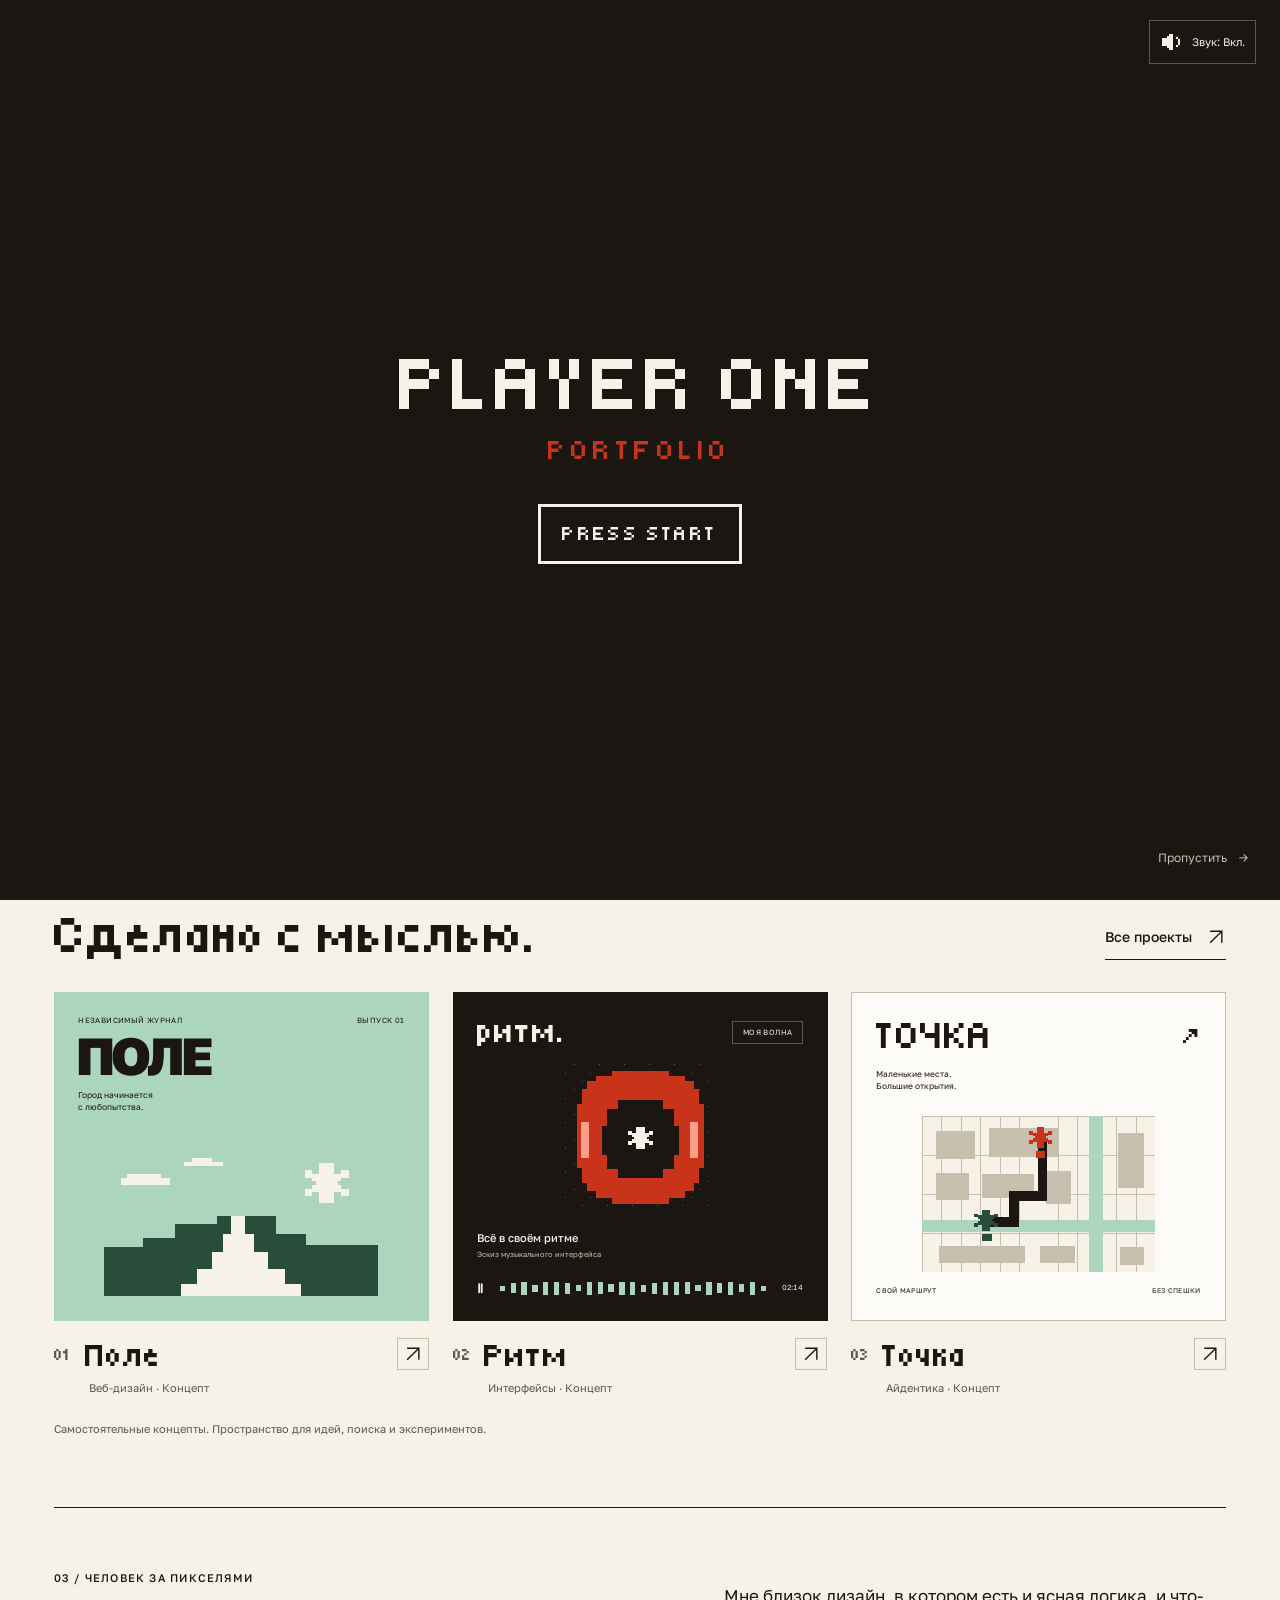
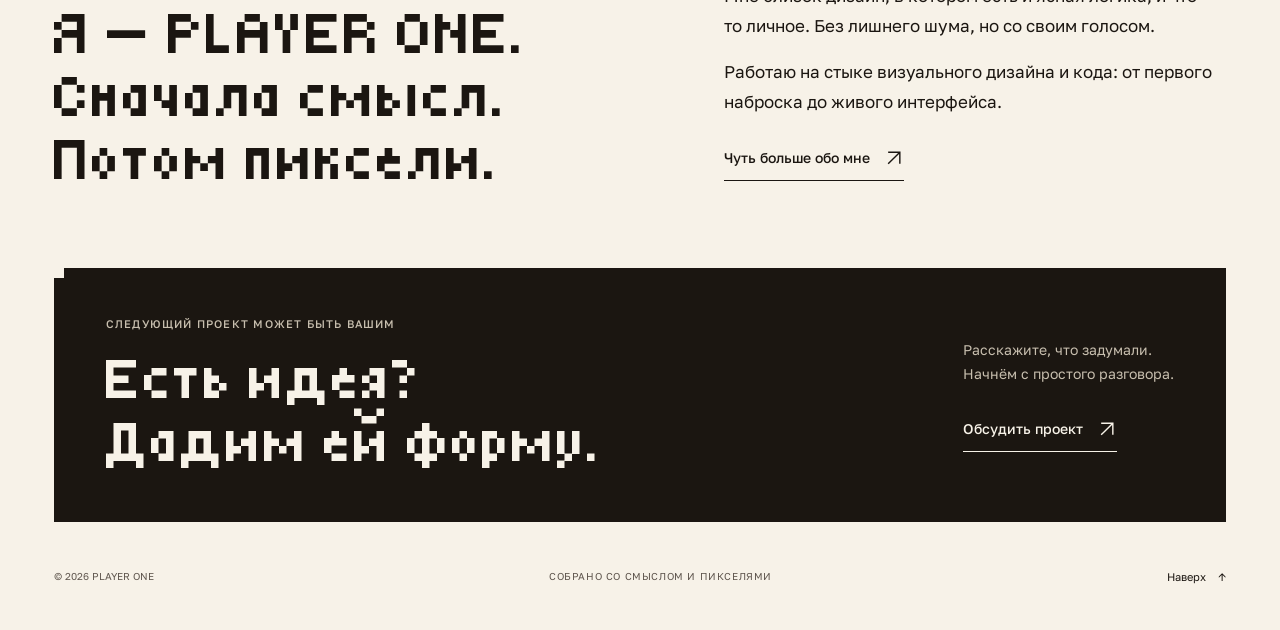
<file: index.html>
<!doctype html>
<html lang="ru">
  <head>
    <meta charset="utf-8" />
    <meta name="viewport" content="width=device-width,initial-scale=1" />
    <meta name="theme-color" content="oklch(0.963 0.015 85)" />
    <meta
      name="description"
      content="PLAYER ONE — независимый цифровой дизайнер и креативный разработчик. Авторские концепты сайтов, интерфейсов и визуальных систем."
    />
    <title>Дизайн с характером — PLAYER ONE</title>
    <link
      rel="preload"
      href="assets/fonts/tiny5.ttf"
      as="font"
      type="font/ttf"
      crossorigin
    />
    <link rel="icon" href="assets/favicon.ico" sizes="any" />
    <link rel="icon" href="assets/favicon.svg" type="image/svg+xml" />
    <link rel="stylesheet" href="styles.css" />
    <script>
      (() => {
        const root = document.documentElement;
        try {
          if (sessionStorage.getItem("player-one-intro-seen") === "1") return;
        } catch {}
        root.classList.add("intro-pending");
        window.playerOneIntroFallback = setTimeout(
          () => root.classList.remove("intro-pending"),
          3000,
        );
      })();
    </script>
    <script src="app.js" defer></script>
  </head>
  <body>
    <dialog
      class="site-intro"
      id="site-intro"
      aria-labelledby="site-intro-title"
      data-od-id="site-intro"
    >
      <button
        class="sound-toggle"
        type="button"
        data-sound-toggle
        aria-label="Звук сайта"
        aria-pressed="true"
        hidden
        data-od-id="intro-sound-toggle"
      >
        <svg class="sound-icon" viewBox="0 0 24 24" aria-hidden="true">
          <path d="M2 8h5V6h2V4h4v16H9v-2H7v-2H2z" />
          <path class="sound-waves" d="M16 7h2v2h2v6h-2v2h-2v-2h2V9h-2z" />
          <path
            class="sound-off"
            d="M16 7h2v2h2V7h2v4h-2v2h2v4h-2v-2h-2v2h-2v-4h2v-2h-2z"
          /></svg
        ><span class="sound-label">Звук: Вкл.</span>
      </button>
      <div class="site-intro-content">
        <h2 class="site-intro-title" id="site-intro-title">PLAYER ONE</h2>
        <p class="site-intro-presents">PORTFOLIO</p>
        <button
          class="site-intro-start"
          type="button"
          aria-label="Войти на сайт со звуком"
          autofocus
          data-od-id="site-intro-start"
        >
          <span>PRESS START</span>
        </button>
      </div>
      <button
        class="site-intro-skip"
        type="button"
        data-od-id="site-intro-skip"
      >
        Пропустить <span aria-hidden="true">→</span>
      </button>
    </dialog>
    <a class="skip-link" href="#main" data-od-id="skip-to-content"
      >К содержанию</a
    >
    <div class="wrap">
      <header class="header" data-od-id="site-header">
        <a
          class="brand"
          href="index.html"
          aria-label="PLAYER ONE — главная"
          data-od-id="brand-home"
          ><svg class="brand-mark" viewBox="0 0 30 30" aria-hidden="true">
            <path d="M12 0h6v6h6v6h6v6h-6v6h-6v6h-6v-6H6v-6H0v-6h6V6h6z" /></svg
          ><span
            ><span class="brand-name">PLAYER ONE</span
            ><span class="brand-caption">ДИЗАЙНЕР / РАЗРАБОТЧИК</span></span
          ></a
        ><button
          class="menu-toggle"
          type="button"
          aria-label="Открыть меню"
          aria-expanded="false"
          aria-controls="mobile-nav-dialog"
          aria-haspopup="dialog"
          data-od-id="mobile-menu"
        >
          <span class="menu-icon" aria-hidden="true"></span>
        </button>
        <nav
          class="nav"
          id="main-nav"
          aria-label="Основная навигация"
          data-od-id="main-navigation"
        >
          <a href="index.html" aria-current="page" data-od-id="nav-index"
            >Главная</a
          ><a href="projects.html" data-od-id="nav-projects">Проекты</a
          ><a href="about.html" data-od-id="nav-about">Обо мне</a
          ><a href="contact.html" data-od-id="nav-contact">Контакт</a>
        </nav>
        <div class="header-tools">
          <div class="availability" data-od-id="availability">
            <span class="status-dot" aria-hidden="true"></span>Открыт к новым
            проектам
          </div>
          <button
            class="sound-toggle"
            type="button"
            data-sound-toggle
            aria-label="Звук сайта"
            aria-pressed="true"
            hidden
            data-od-id="header-sound-toggle"
          >
            <svg class="sound-icon" viewBox="0 0 24 24" aria-hidden="true">
              <path d="M2 8h5V6h2V4h4v16H9v-2H7v-2H2z" />
              <path class="sound-waves" d="M16 7h2v2h2v6h-2v2h-2v-2h2V9h-2z" />
              <path
                class="sound-off"
                d="M16 7h2v2h2V7h2v4h-2v2h2v4h-2v-2h-2v2h-2v-4h2v-2h-2z"
              /></svg
            ><span class="sound-label">Звук: Вкл.</span>
          </button>
        </div>
      </header>
    </div>
    <dialog
      class="mobile-menu"
      id="mobile-nav-dialog"
      aria-labelledby="mobile-nav-title"
      data-od-id="mobile-nav-panel"
    >
      <div class="mobile-menu-top">
        <div>
          <p class="mobile-menu-brand">
            <svg class="brand-mark" viewBox="0 0 30 30" aria-hidden="true">
              <path
                d="M12 0h6v6h6v6h6v6h-6v6h-6v6h-6v-6H6v-6H0v-6h6V6h6z"
              /></svg
            ><span>PLAYER ONE</span>
          </p>
          <h2 class="mobile-menu-title" id="mobile-nav-title">Меню</h2>
        </div>
        <button
          class="mobile-menu-close"
          type="button"
          aria-label="Закрыть меню"
          autofocus
          data-od-id="mobile-nav-close"
        >
          <svg viewBox="0 0 24 24" aria-hidden="true">
            <path
              d="M4 4h4v4H4zM16 4h4v4h-4zM8 8h8v8H8zM4 16h4v4H4zM16 16h4v4h-4z"
            />
          </svg>
        </button>
      </div>
      <nav
        class="mobile-menu-nav"
        aria-label="Основная навигация"
        data-od-id="mobile-navigation"
      >
        <a href="index.html" aria-current="page" data-od-id="mobile-nav-index"
          ><span class="mobile-menu-number" aria-hidden="true">01</span
          ><span>Главная</span
          ><svg class="arrow" viewBox="0 0 24 24" aria-hidden="true">
            <path d="M5 19 19 5M5 5h14v14" /></svg></a
        ><a href="projects.html" data-od-id="mobile-nav-projects"
          ><span class="mobile-menu-number" aria-hidden="true">02</span
          ><span>Проекты</span
          ><svg class="arrow" viewBox="0 0 24 24" aria-hidden="true">
            <path d="M5 19 19 5M5 5h14v14" /></svg></a
        ><a href="about.html" data-od-id="mobile-nav-about"
          ><span class="mobile-menu-number" aria-hidden="true">03</span
          ><span>Обо мне</span
          ><svg class="arrow" viewBox="0 0 24 24" aria-hidden="true">
            <path d="M5 19 19 5M5 5h14v14" /></svg></a
        ><a href="contact.html" data-od-id="mobile-nav-contact"
          ><span class="mobile-menu-number" aria-hidden="true">04</span
          ><span>Контакт</span
          ><svg class="arrow" viewBox="0 0 24 24" aria-hidden="true">
            <path d="M5 19 19 5M5 5h14v14" /></svg
        ></a>
      </nav>
      <div class="mobile-menu-footer">
        <p class="mobile-menu-status">
          <span class="status-dot" aria-hidden="true"></span>Открыт к новым
          проектам
        </p>
        <button
          class="sound-toggle"
          type="button"
          data-sound-toggle
          aria-label="Звук сайта"
          aria-pressed="true"
          hidden
          data-od-id="mobile-sound-toggle"
        >
          <svg class="sound-icon" viewBox="0 0 24 24" aria-hidden="true">
            <path d="M2 8h5V6h2V4h4v16H9v-2H7v-2H2z" />
            <path class="sound-waves" d="M16 7h2v2h2v6h-2v2h-2v-2h2V9h-2z" />
            <path
              class="sound-off"
              d="M16 7h2v2h2V7h2v4h-2v2h2v4h-2v-2h-2v2h-2v-4h2v-2h-2z"
            /></svg
          ><span class="sound-label">Звук: Вкл.</span>
        </button>
      </div>
    </dialog>
    <main id="main" tabindex="-1" class="wrap" data-od-id="index-page">
      <section class="hero" data-od-id="home-hero">
        <div class="hero-top">
          <p class="eyebrow">НЕЗАВИСИМЫЙ ДИЗАЙНЕР · PLAYER ONE</p>
          <span class="section-code">[01 / НАЧАЛО]</span>
        </div>
        <div class="hero-grid">
          <div>
            <h1 class="hero-title" data-od-id="hero-title">
              <span>Дизайн</span><span>с характером.</span>
            </h1>
            <p class="hero-copy">
              Создаю сайты, интерфейсы и цифровые штуки, которые хочется
              рассматривать — и&nbsp;удобно использовать.
            </p>
            <div class="hero-actions">
              <a class="primary" href="projects.html" data-od-id="view-projects"
                >Смотреть проекты
                <svg class="arrow" viewBox="0 0 24 24" aria-hidden="true">
                  <path d="M5 19 19 5M5 5h14v14" /></svg></a
              ><span class="hero-side-note"
                >ПИКСЕЛИ — В ДЕТАЛЯХ.<br />СМЫСЛ — В ОСНОВЕ.</span
              >
            </div>
          </div>
          <figure class="workstation" data-od-id="creative-workstation">
            <div class="desk-art">
              <img
                src="assets/workstation.png"
                width="320"
                height="250"
                alt="Авторский пиксельный рабочий стол: редактор на мониторе, лампа, блокноты, чашка и растение у окна"
              />
              <div class="screen-sleep" aria-hidden="true">z z z</div>
            </div>
            <figcaption class="desk-caption">
              <span>МОЙ МАЛЕНЬКИЙ ЦИФРОВОЙ МИР</span
              ><button
                class="desk-toggle"
                aria-pressed="false"
                data-od-id="desk-toggle"
              >
                <span class="power-dot" aria-hidden="true"></span
                ><span class="desk-toggle-label">Пауза на кофе</span>
              </button>
            </figcaption>
          </figure>
        </div>
        <div class="hero-bottom">
          <span
            ><span class="little-cross" aria-hidden="true">+</span>Веб-дизайн /
            Интерфейсы / Код</span
          ><span>Немного ретро. Вполне современно.</span>
        </div>
      </section>
      <section class="section" data-od-id="selected-projects">
        <div class="section-heading">
          <div>
            <div class="section-label">
              <span class="pixel">02</span>
              <p class="eyebrow">ИЗБРАННЫЕ ПРОЕКТЫ</p>
            </div>
            <h2 class="section-title" data-od-id="selected-projects-title">
              Сделано с мыслью.
            </h2>
          </div>
          <a class="link" href="projects.html" data-od-id="all-projects"
            >Все проекты
            <svg class="arrow" viewBox="0 0 24 24" aria-hidden="true">
              <path d="M5 19 19 5M5 5h14v14" /></svg
          ></a>
        </div>
        <div class="project-grid">
          <button
            class="project-card"
            data-project="field"
            data-od-id="home-project-field"
            aria-label="Открыть концепт «Поле»"
          >
            <div class="project-art art-field" data-od-id="home-field-visual">
              <div class="art-top">
                <span>НЕЗАВИСИМЫЙ ЖУРНАЛ</span><span>ВЫПУСК 01</span>
              </div>
              <div class="field-name">ПОЛЕ</div>
              <div class="field-tagline">
                Город начинается<br />с&nbsp;любопытства.
              </div>
              <img
                class="field-img"
                src="assets/field.png"
                width="224"
                height="128"
                alt="Пиксельный зелёный пейзаж с тропинкой"
              />
            </div>
            <div class="card-meta">
              <div>
                <h3 class="card-name" data-od-id="home-field-title">
                  <span class="card-number">01</span>Поле
                </h3>
                <p class="card-category">Веб-дизайн · Концепт</p>
              </div>
              <span class="card-arrow" aria-hidden="true"
                ><svg class="arrow" viewBox="0 0 24 24" aria-hidden="true">
                  <path d="M5 19 19 5M5 5h14v14" /></svg
              ></span>
            </div></button
          ><button
            class="project-card"
            data-project="rhythm"
            data-od-id="home-project-rhythm"
            aria-label="Открыть концепт «Ритм»"
          >
            <div class="project-art art-rhythm" data-od-id="home-rhythm-visual">
              <div class="rhythm-head">
                <span class="rhythm-name">ритм.</span
                ><span class="rhythm-mode">МОЯ ВОЛНА</span>
              </div>
              <img
                class="record"
                src="assets/rhythm.png"
                width="160"
                height="160"
                alt="Авторская пиксельная обложка с киноварной пластинкой"
              />
              <div class="track-name">Всё в своём ритме</div>
              <div class="track-sub">Эскиз музыкального интерфейса</div>
              <div class="player-line" aria-hidden="true">
                <span class="pause">Ⅱ</span
                ><span class="waveform"
                  ><i style="--h: 8px"></i><i style="--h: 17px"></i
                  ><i style="--h: 27px"></i><i style="--h: 12px"></i
                  ><i style="--h: 23px"></i><i style="--h: 32px"></i
                  ><i style="--h: 18px"></i><i style="--h: 10px"></i
                  ><i style="--h: 28px"></i><i style="--h: 20px"></i
                  ><i style="--h: 14px"></i><i style="--h: 30px"></i
                  ><i style="--h: 24px"></i><i style="--h: 12px"></i
                  ><i style="--h: 18px"></i><i style="--h: 26px"></i
                  ><i style="--h: 32px"></i><i style="--h: 20px"></i
                  ><i style="--h: 10px"></i><i style="--h: 24px"></i
                  ><i style="--h: 17px"></i><i style="--h: 29px"></i
                  ><i style="--h: 13px"></i><i style="--h: 22px"></i
                  ><i style="--h: 9px"></i></span
                ><span class="player-time">02:14</span>
              </div>
            </div>
            <div class="card-meta">
              <div>
                <h3 class="card-name" data-od-id="home-rhythm-title">
                  <span class="card-number">02</span>Ритм
                </h3>
                <p class="card-category">Интерфейсы · Концепт</p>
              </div>
              <span class="card-arrow" aria-hidden="true"
                ><svg class="arrow" viewBox="0 0 24 24" aria-hidden="true">
                  <path d="M5 19 19 5M5 5h14v14" /></svg
              ></span>
            </div></button
          ><button
            class="project-card"
            data-project="places"
            data-od-id="home-project-places"
            aria-label="Открыть концепт «Точка»"
          >
            <div class="project-art art-places" data-od-id="home-places-visual">
              <div class="places-head">
                <span class="places-name">ТОЧКА</span
                ><span class="places-index">↗</span>
              </div>
              <div class="map-caption">
                Маленькие места.<br />Большие открытия.
              </div>
              <img
                class="places-map"
                src="assets/places.png"
                width="240"
                height="160"
                alt="Условная пиксельная карта с маршрутом между двумя точками"
              />
              <div class="places-footer">
                <span>СВОЙ МАРШРУТ</span><span>БЕЗ СПЕШКИ</span>
              </div>
            </div>
            <div class="card-meta">
              <div>
                <h3 class="card-name" data-od-id="home-places-title">
                  <span class="card-number">03</span>Точка
                </h3>
                <p class="card-category">Айдентика · Концепт</p>
              </div>
              <span class="card-arrow" aria-hidden="true"
                ><svg class="arrow" viewBox="0 0 24 24" aria-hidden="true">
                  <path d="M5 19 19 5M5 5h14v14" /></svg
              ></span>
            </div>
          </button>
        </div>
        <p class="concept-line">
          Самостоятельные концепты. Пространство для идей, поиска и
          экспериментов.
        </p>
      </section>
      <section class="intro" data-od-id="home-introduction">
        <div>
          <p class="eyebrow">03 / ЧЕЛОВЕК ЗА ПИКСЕЛЯМИ</p>
          <h2 class="intro-title" data-od-id="intro-title">
            Я — PLAYER ONE.<br />Сначала смысл.<br />Потом пиксели.
          </h2>
        </div>
        <div class="intro-copy">
          <p>
            Мне близок дизайн, в котором есть и ясная логика, и&nbsp;что-то
            личное. Без лишнего шума, но&nbsp;со&nbsp;своим голосом.
          </p>
          <p>
            Работаю на стыке визуального дизайна и&nbsp;кода: от&nbsp;первого
            наброска до&nbsp;живого интерфейса.
          </p>
          <a class="link" href="about.html" data-od-id="more-about"
            >Чуть больше обо мне
            <svg class="arrow" viewBox="0 0 24 24" aria-hidden="true">
              <path d="M5 19 19 5M5 5h14v14" /></svg
          ></a>
        </div>
      </section>
      <section class="contact-band" data-od-id="contact-invitation">
        <div>
          <p class="eyebrow">СЛЕДУЮЩИЙ ПРОЕКТ МОЖЕТ БЫТЬ ВАШИМ</p>
          <h2 data-od-id="contact-invitation-title">
            Есть идея?<br />Дадим ей форму.
          </h2>
        </div>
        <div class="contact-band-copy">
          <p>Расскажите, что задумали.<br />Начнём с простого разговора.</p>
          <a
            class="link"
            href="contact.html"
            data-od-id="contact-invitation-link"
            >Обсудить проект
            <svg class="arrow" viewBox="0 0 24 24" aria-hidden="true">
              <path d="M5 19 19 5M5 5h14v14" /></svg
          ></a>
        </div>
      </section>
    </main>
    <footer class="footer wrap" data-od-id="site-footer">
      <span>© 2026 PLAYER ONE</span
      ><span class="footer-center">СОБРАНО СО СМЫСЛОМ И ПИКСЕЛЯМИ</span
      ><button class="back-top" data-od-id="back-to-top">
        Наверх <span aria-hidden="true">↑</span>
      </button>
    </footer>
    <dialog
      class="dialog"
      id="project-dialog"
      aria-labelledby="dialog-title"
      data-od-id="project-detail"
    >
      <div class="dialog-top">
        <span class="eyebrow" id="dialog-label">АВТОРСКИЙ КОНЦЕПТ</span
        ><button
          class="dialog-close"
          aria-label="Закрыть проект"
          autofocus
          data-od-id="close-project"
        >
          ×
        </button>
      </div>
      <div class="dialog-content" id="dialog-content"></div>
    </dialog>
  </body>
</html>
</file>
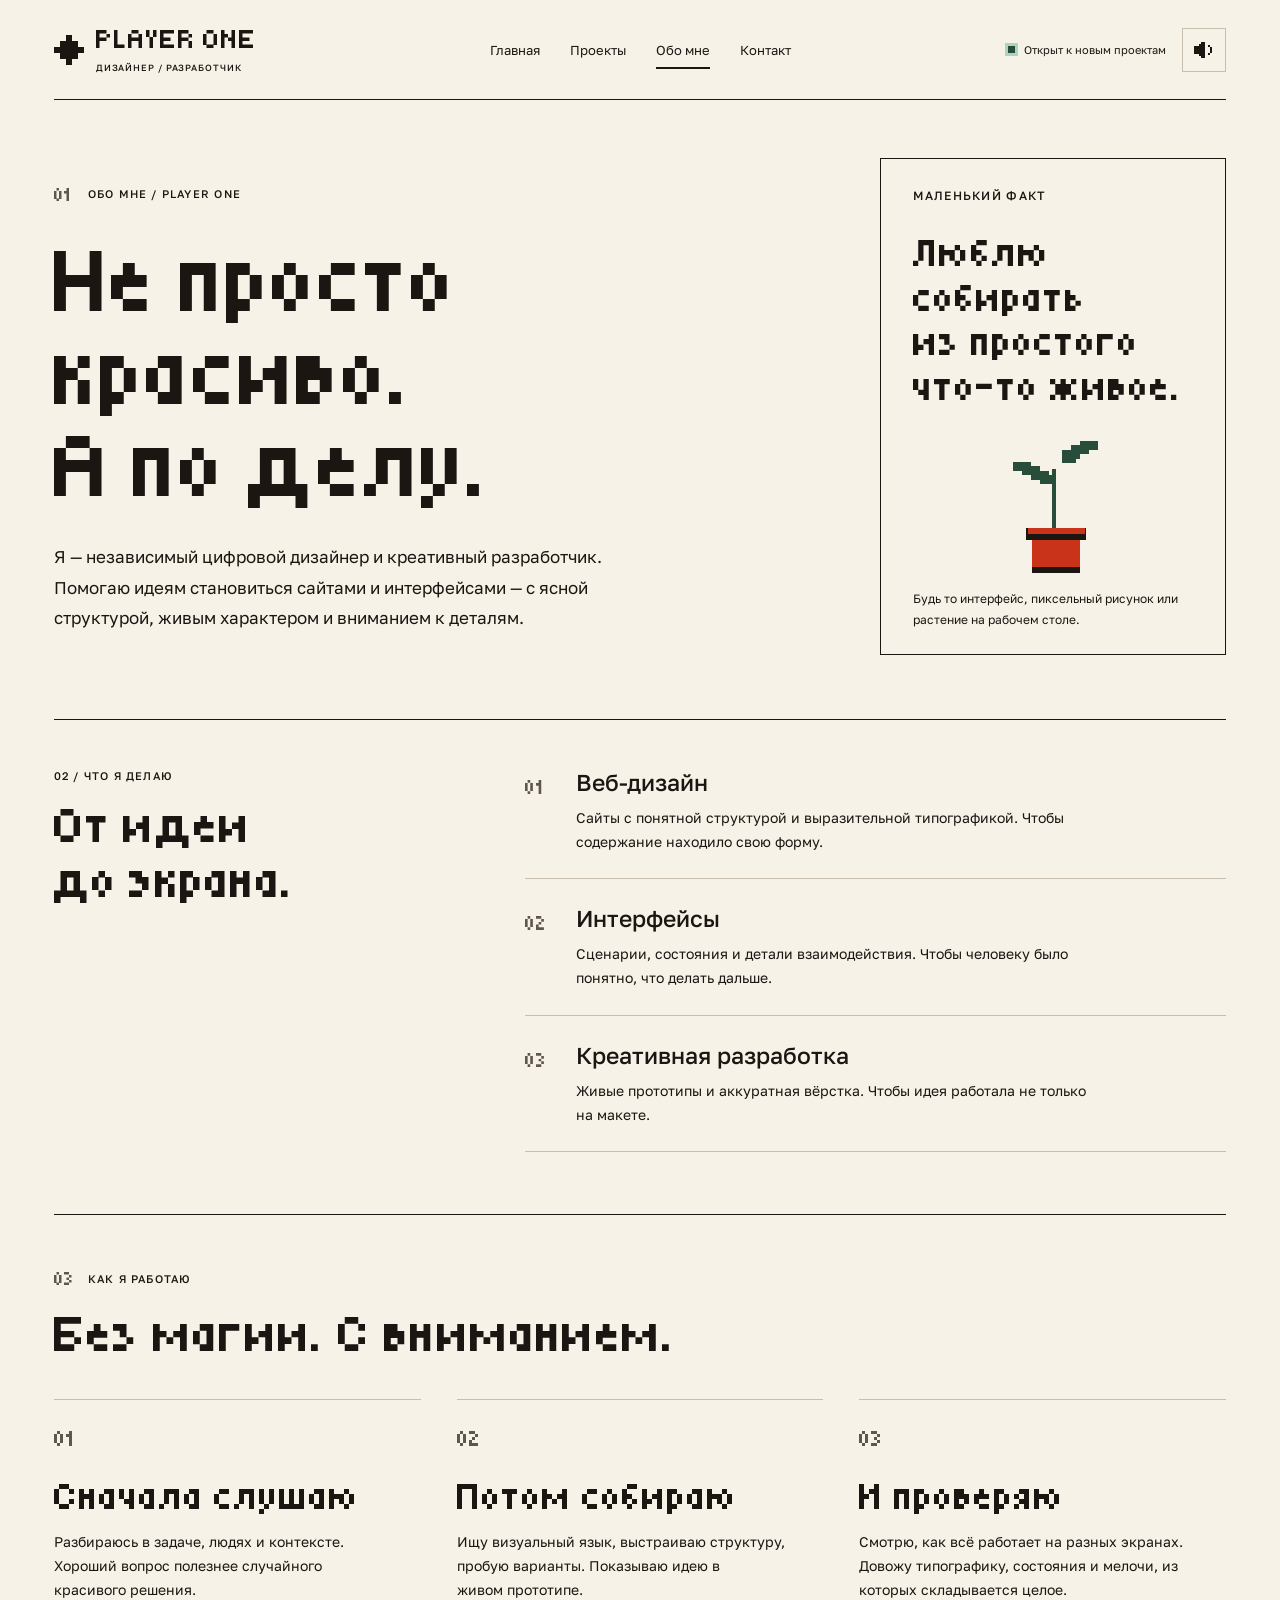
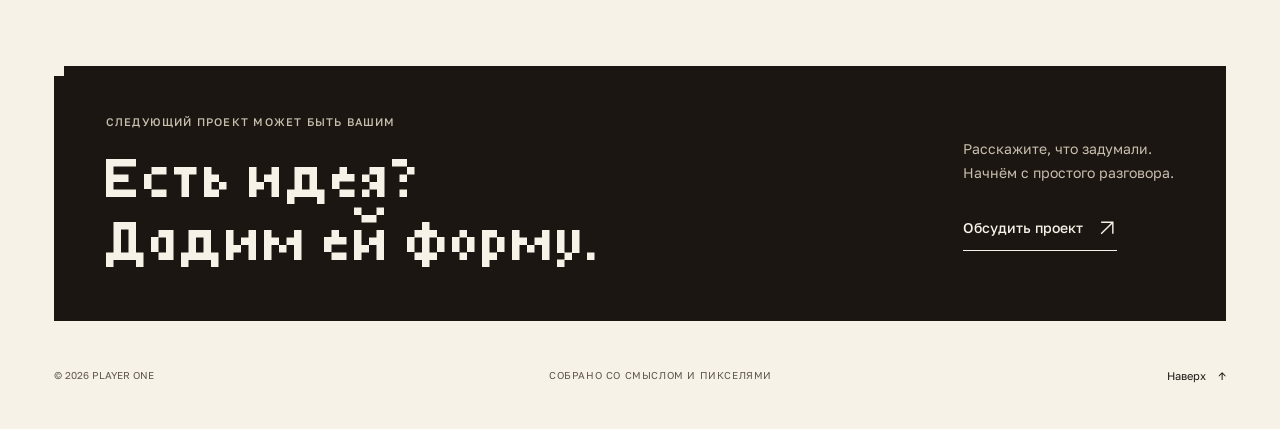
<file: about.html>
<!doctype html>
<html lang="ru">
  <head>
    <meta charset="utf-8" />
    <meta name="viewport" content="width=device-width,initial-scale=1" />
    <meta name="theme-color" content="oklch(0.963 0.015 85)" />
    <meta
      name="description"
      content="PLAYER ONE — независимый цифровой дизайнер и креативный разработчик. Авторские концепты сайтов, интерфейсов и визуальных систем."
    />
    <title>Обо мне — PLAYER ONE</title>
    <link
      rel="preload"
      href="assets/fonts/tiny5.ttf"
      as="font"
      type="font/ttf"
      crossorigin
    />
    <link rel="icon" href="assets/favicon.ico" sizes="any" />
    <link rel="icon" href="assets/favicon.svg" type="image/svg+xml" />
    <link rel="stylesheet" href="styles.css" />
    <script src="app.js" defer></script>
  </head>
  <body>
    <a class="skip-link" href="#main" data-od-id="skip-to-content"
      >К содержанию</a
    >
    <div class="wrap">
      <header class="header" data-od-id="site-header">
        <a
          class="brand"
          href="index.html"
          aria-label="PLAYER ONE — главная"
          data-od-id="brand-home"
          ><svg class="brand-mark" viewBox="0 0 30 30" aria-hidden="true">
            <path d="M12 0h6v6h6v6h6v6h-6v6h-6v6h-6v-6H6v-6H0v-6h6V6h6z" /></svg
          ><span
            ><span class="brand-name">PLAYER ONE</span
            ><span class="brand-caption">ДИЗАЙНЕР / РАЗРАБОТЧИК</span></span
          ></a
        ><button
          class="menu-toggle"
          type="button"
          aria-label="Открыть меню"
          aria-expanded="false"
          aria-controls="mobile-nav-dialog"
          aria-haspopup="dialog"
          data-od-id="mobile-menu"
        >
          <span class="menu-icon" aria-hidden="true"></span>
        </button>
        <nav
          class="nav"
          id="main-nav"
          aria-label="Основная навигация"
          data-od-id="main-navigation"
        >
          <a href="index.html" data-od-id="nav-index">Главная</a
          ><a href="projects.html" data-od-id="nav-projects">Проекты</a
          ><a href="about.html" aria-current="page" data-od-id="nav-about"
            >Обо мне</a
          ><a href="contact.html" data-od-id="nav-contact">Контакт</a>
        </nav>
        <div class="header-tools">
          <div class="availability" data-od-id="availability">
            <span class="status-dot" aria-hidden="true"></span>Открыт к новым
            проектам
          </div>
          <button
            class="sound-toggle"
            type="button"
            data-sound-toggle
            aria-label="Звук сайта"
            aria-pressed="true"
            hidden
            data-od-id="header-sound-toggle"
          >
            <svg class="sound-icon" viewBox="0 0 24 24" aria-hidden="true">
              <path d="M2 8h5V6h2V4h4v16H9v-2H7v-2H2z" />
              <path class="sound-waves" d="M16 7h2v2h2v6h-2v2h-2v-2h2V9h-2z" />
              <path
                class="sound-off"
                d="M16 7h2v2h2V7h2v4h-2v2h2v4h-2v-2h-2v2h-2v-4h2v-2h-2z"
              /></svg
            ><span class="sound-label">Звук: Вкл.</span>
          </button>
        </div>
      </header>
    </div>
    <dialog
      class="mobile-menu"
      id="mobile-nav-dialog"
      aria-labelledby="mobile-nav-title"
      data-od-id="mobile-nav-panel"
    >
      <div class="mobile-menu-top">
        <div>
          <p class="mobile-menu-brand">
            <svg class="brand-mark" viewBox="0 0 30 30" aria-hidden="true">
              <path
                d="M12 0h6v6h6v6h6v6h-6v6h-6v6h-6v-6H6v-6H0v-6h6V6h6z"
              /></svg
            ><span>PLAYER ONE</span>
          </p>
          <h2 class="mobile-menu-title" id="mobile-nav-title">Меню</h2>
        </div>
        <button
          class="mobile-menu-close"
          type="button"
          aria-label="Закрыть меню"
          autofocus
          data-od-id="mobile-nav-close"
        >
          <svg viewBox="0 0 24 24" aria-hidden="true">
            <path
              d="M4 4h4v4H4zM16 4h4v4h-4zM8 8h8v8H8zM4 16h4v4H4zM16 16h4v4h-4z"
            />
          </svg>
        </button>
      </div>
      <nav
        class="mobile-menu-nav"
        aria-label="Основная навигация"
        data-od-id="mobile-navigation"
      >
        <a href="index.html" data-od-id="mobile-nav-index"
          ><span class="mobile-menu-number" aria-hidden="true">01</span
          ><span>Главная</span
          ><svg class="arrow" viewBox="0 0 24 24" aria-hidden="true">
            <path d="M5 19 19 5M5 5h14v14" /></svg></a
        ><a href="projects.html" data-od-id="mobile-nav-projects"
          ><span class="mobile-menu-number" aria-hidden="true">02</span
          ><span>Проекты</span
          ><svg class="arrow" viewBox="0 0 24 24" aria-hidden="true">
            <path d="M5 19 19 5M5 5h14v14" /></svg></a
        ><a href="about.html" aria-current="page" data-od-id="mobile-nav-about"
          ><span class="mobile-menu-number" aria-hidden="true">03</span
          ><span>Обо мне</span
          ><svg class="arrow" viewBox="0 0 24 24" aria-hidden="true">
            <path d="M5 19 19 5M5 5h14v14" /></svg></a
        ><a href="contact.html" data-od-id="mobile-nav-contact"
          ><span class="mobile-menu-number" aria-hidden="true">04</span
          ><span>Контакт</span
          ><svg class="arrow" viewBox="0 0 24 24" aria-hidden="true">
            <path d="M5 19 19 5M5 5h14v14" /></svg
        ></a>
      </nav>
      <div class="mobile-menu-footer">
        <p class="mobile-menu-status">
          <span class="status-dot" aria-hidden="true"></span>Открыт к новым
          проектам
        </p>
        <button
          class="sound-toggle"
          type="button"
          data-sound-toggle
          aria-label="Звук сайта"
          aria-pressed="true"
          hidden
          data-od-id="mobile-sound-toggle"
        >
          <svg class="sound-icon" viewBox="0 0 24 24" aria-hidden="true">
            <path d="M2 8h5V6h2V4h4v16H9v-2H7v-2H2z" />
            <path class="sound-waves" d="M16 7h2v2h2v6h-2v2h-2v-2h2V9h-2z" />
            <path
              class="sound-off"
              d="M16 7h2v2h2V7h2v4h-2v2h2v4h-2v-2h-2v2h-2v-4h2v-2h-2z"
            /></svg
          ><span class="sound-label">Звук: Вкл.</span>
        </button>
      </div>
    </dialog>
    <main id="main" tabindex="-1" class="wrap" data-od-id="about-page">
      <section class="about-top" data-od-id="about-introduction">
        <div>
          <div class="section-label">
            <span class="pixel">01</span>
            <p class="eyebrow">ОБО МНЕ / PLAYER ONE</p>
          </div>
          <h1 class="page-title" data-od-id="about-title">
            Не просто<br />красиво.<br />А по делу.
          </h1>
          <p class="about-lead">
            Я — независимый цифровой дизайнер и&nbsp;креативный разработчик.
            Помогаю идеям становиться сайтами и&nbsp;интерфейсами — с&nbsp;ясной
            структурой, живым характером и&nbsp;вниманием к&nbsp;деталям.
          </p>
        </div>
        <aside class="about-note" data-od-id="personal-note">
          <p class="eyebrow">МАЛЕНЬКИЙ ФАКТ</p>
          <h2 data-od-id="personal-note-title">
            Люблю собирать<br />из простого<br />что-то живое.
          </h2>
          <img
            src="assets/plant.png"
            width="80"
            height="100"
            alt="Пиксельное растение в киноварном горшке"
          />
          <p>
            Будь то интерфейс, пиксельный рисунок или растение на&nbsp;рабочем
            столе.
          </p>
        </aside>
      </section>
      <section class="expertise" data-od-id="specialties">
        <div>
          <p class="eyebrow">02 / ЧТО Я ДЕЛАЮ</p>
          <h2 class="section-title" data-od-id="specialties-title">
            От идеи<br />до экрана.
          </h2>
        </div>
        <div>
          <article class="expertise-item" data-od-id="specialty-01">
            <span class="pixel">01</span>
            <div>
              <h3 data-od-id="specialty-01-title">Веб-дизайн</h3>
              <p>
                Сайты с понятной структурой и выразительной типографикой. Чтобы
                содержание находило свою форму.
              </p>
            </div>
          </article>
          <article class="expertise-item" data-od-id="specialty-02">
            <span class="pixel">02</span>
            <div>
              <h3 data-od-id="specialty-02-title">Интерфейсы</h3>
              <p>
                Сценарии, состояния и детали взаимодействия. Чтобы человеку было
                понятно, что делать дальше.
              </p>
            </div>
          </article>
          <article class="expertise-item" data-od-id="specialty-03">
            <span class="pixel">03</span>
            <div>
              <h3 data-od-id="specialty-03-title">Креативная разработка</h3>
              <p>
                Живые прототипы и аккуратная вёрстка. Чтобы идея работала не
                только на макете.
              </p>
            </div>
          </article>
        </div>
      </section>
      <section class="process" data-od-id="creative-process">
        <div class="section-label">
          <span class="pixel">03</span>
          <p class="eyebrow">КАК Я РАБОТАЮ</p>
        </div>
        <h2 class="section-title" data-od-id="process-title">
          Без магии. С вниманием.
        </h2>
        <div class="process-grid">
          <article class="process-step" data-od-id="process-01">
            <span class="pixel">01</span>
            <h3 data-od-id="process-01-title">Сначала слушаю</h3>
            <p>
              Разбираюсь в задаче, людях и контексте. Хороший вопрос полезнее
              случайного красивого решения.
            </p>
          </article>
          <article class="process-step" data-od-id="process-02">
            <span class="pixel">02</span>
            <h3 data-od-id="process-02-title">Потом собираю</h3>
            <p>
              Ищу визуальный язык, выстраиваю структуру, пробую варианты.
              Показываю идею в живом прототипе.
            </p>
          </article>
          <article class="process-step" data-od-id="process-03">
            <span class="pixel">03</span>
            <h3 data-od-id="process-03-title">И проверяю</h3>
            <p>
              Смотрю, как всё работает на разных экранах. Довожу типографику,
              состояния и мелочи, из которых складывается целое.
            </p>
          </article>
        </div>
      </section>
      <section class="contact-band" data-od-id="about-contact-invitation">
        <div>
          <p class="eyebrow">СЛЕДУЮЩИЙ ПРОЕКТ МОЖЕТ БЫТЬ ВАШИМ</p>
          <h2 data-od-id="about-contact-invitation-title">
            Есть идея?<br />Дадим ей форму.
          </h2>
        </div>
        <div class="contact-band-copy">
          <p>Расскажите, что задумали.<br />Начнём с простого разговора.</p>
          <a
            class="link"
            href="contact.html"
            data-od-id="about-contact-invitation-link"
            >Обсудить проект
            <svg class="arrow" viewBox="0 0 24 24" aria-hidden="true">
              <path d="M5 19 19 5M5 5h14v14" /></svg
          ></a>
        </div>
      </section>
    </main>
    <footer class="footer wrap" data-od-id="site-footer">
      <span>© 2026 PLAYER ONE</span
      ><span class="footer-center">СОБРАНО СО СМЫСЛОМ И ПИКСЕЛЯМИ</span
      ><button class="back-top" data-od-id="back-to-top">
        Наверх <span aria-hidden="true">↑</span>
      </button>
    </footer>
  </body>
</html>
</file>
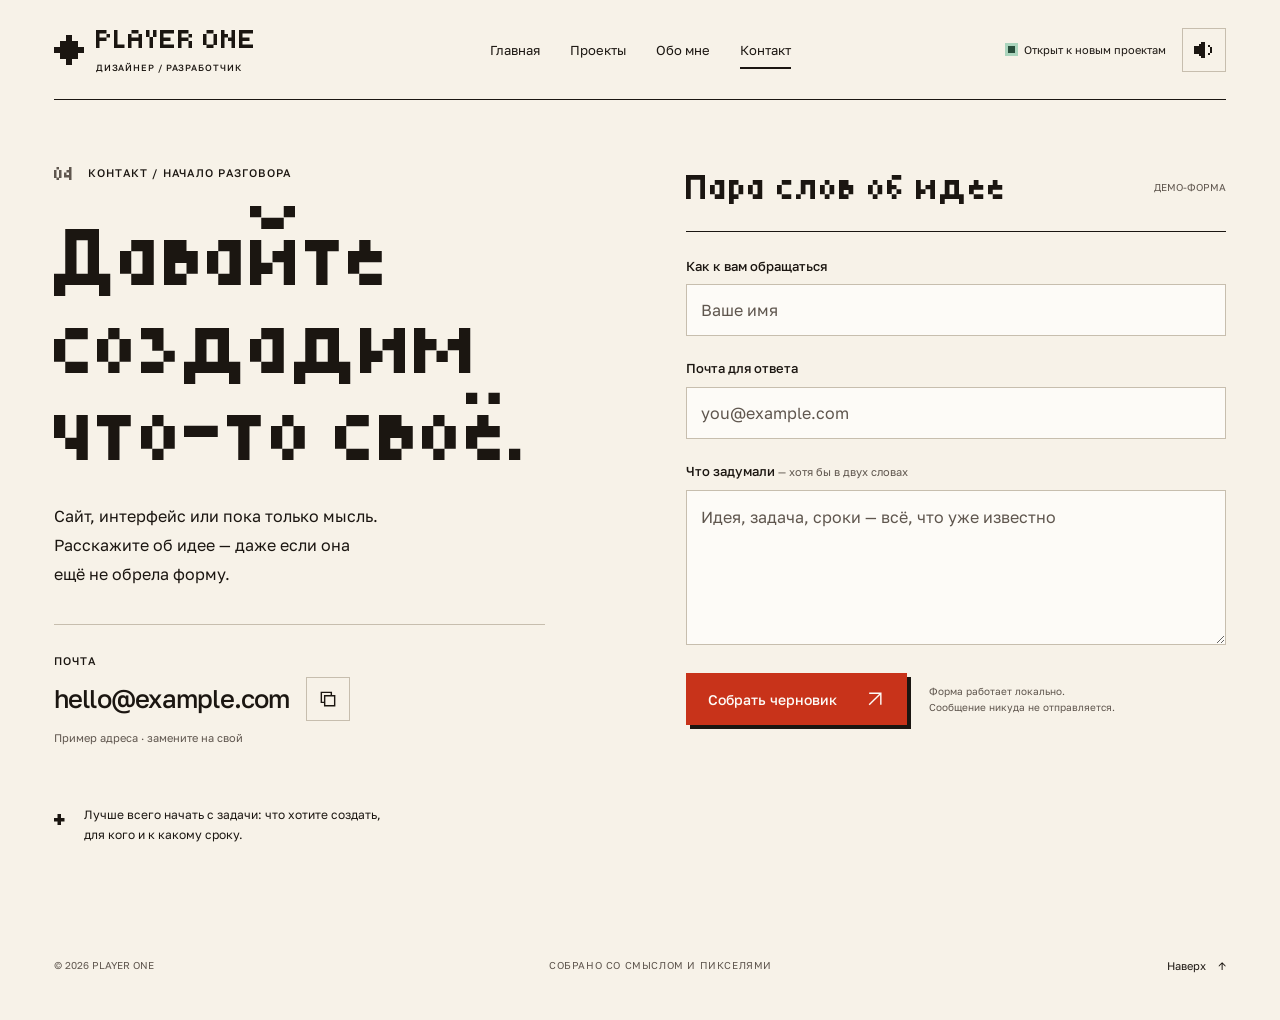
<file: contact.html>
<!doctype html>
<html lang="ru">
  <head>
    <meta charset="utf-8" />
    <meta name="viewport" content="width=device-width,initial-scale=1" />
    <meta name="theme-color" content="oklch(0.963 0.015 85)" />
    <meta
      name="description"
      content="PLAYER ONE — независимый цифровой дизайнер и креативный разработчик. Авторские концепты сайтов, интерфейсов и визуальных систем."
    />
    <title>Контакт — PLAYER ONE</title>
    <link
      rel="preload"
      href="assets/fonts/tiny5.ttf"
      as="font"
      type="font/ttf"
      crossorigin
    />
    <link rel="icon" href="assets/favicon.ico" sizes="any" />
    <link rel="icon" href="assets/favicon.svg" type="image/svg+xml" />
    <link rel="stylesheet" href="styles.css" />
    <script src="app.js" defer></script>
  </head>
  <body>
    <a class="skip-link" href="#main" data-od-id="skip-to-content"
      >К содержанию</a
    >
    <div class="wrap">
      <header class="header" data-od-id="site-header">
        <a
          class="brand"
          href="index.html"
          aria-label="PLAYER ONE — главная"
          data-od-id="brand-home"
          ><svg class="brand-mark" viewBox="0 0 30 30" aria-hidden="true">
            <path d="M12 0h6v6h6v6h6v6h-6v6h-6v6h-6v-6H6v-6H0v-6h6V6h6z" /></svg
          ><span
            ><span class="brand-name">PLAYER ONE</span
            ><span class="brand-caption">ДИЗАЙНЕР / РАЗРАБОТЧИК</span></span
          ></a
        ><button
          class="menu-toggle"
          type="button"
          aria-label="Открыть меню"
          aria-expanded="false"
          aria-controls="mobile-nav-dialog"
          aria-haspopup="dialog"
          data-od-id="mobile-menu"
        >
          <span class="menu-icon" aria-hidden="true"></span>
        </button>
        <nav
          class="nav"
          id="main-nav"
          aria-label="Основная навигация"
          data-od-id="main-navigation"
        >
          <a href="index.html" data-od-id="nav-index">Главная</a
          ><a href="projects.html" data-od-id="nav-projects">Проекты</a
          ><a href="about.html" data-od-id="nav-about">Обо мне</a
          ><a href="contact.html" aria-current="page" data-od-id="nav-contact"
            >Контакт</a
          >
        </nav>
        <div class="header-tools">
          <div class="availability" data-od-id="availability">
            <span class="status-dot" aria-hidden="true"></span>Открыт к новым
            проектам
          </div>
          <button
            class="sound-toggle"
            type="button"
            data-sound-toggle
            aria-label="Звук сайта"
            aria-pressed="true"
            hidden
            data-od-id="header-sound-toggle"
          >
            <svg class="sound-icon" viewBox="0 0 24 24" aria-hidden="true">
              <path d="M2 8h5V6h2V4h4v16H9v-2H7v-2H2z" />
              <path class="sound-waves" d="M16 7h2v2h2v6h-2v2h-2v-2h2V9h-2z" />
              <path
                class="sound-off"
                d="M16 7h2v2h2V7h2v4h-2v2h2v4h-2v-2h-2v2h-2v-4h2v-2h-2z"
              /></svg
            ><span class="sound-label">Звук: Вкл.</span>
          </button>
        </div>
      </header>
    </div>
    <dialog
      class="mobile-menu"
      id="mobile-nav-dialog"
      aria-labelledby="mobile-nav-title"
      data-od-id="mobile-nav-panel"
    >
      <div class="mobile-menu-top">
        <div>
          <p class="mobile-menu-brand">
            <svg class="brand-mark" viewBox="0 0 30 30" aria-hidden="true">
              <path
                d="M12 0h6v6h6v6h6v6h-6v6h-6v6h-6v-6H6v-6H0v-6h6V6h6z"
              /></svg
            ><span>PLAYER ONE</span>
          </p>
          <h2 class="mobile-menu-title" id="mobile-nav-title">Меню</h2>
        </div>
        <button
          class="mobile-menu-close"
          type="button"
          aria-label="Закрыть меню"
          autofocus
          data-od-id="mobile-nav-close"
        >
          <svg viewBox="0 0 24 24" aria-hidden="true">
            <path
              d="M4 4h4v4H4zM16 4h4v4h-4zM8 8h8v8H8zM4 16h4v4H4zM16 16h4v4h-4z"
            />
          </svg>
        </button>
      </div>
      <nav
        class="mobile-menu-nav"
        aria-label="Основная навигация"
        data-od-id="mobile-navigation"
      >
        <a href="index.html" data-od-id="mobile-nav-index"
          ><span class="mobile-menu-number" aria-hidden="true">01</span
          ><span>Главная</span
          ><svg class="arrow" viewBox="0 0 24 24" aria-hidden="true">
            <path d="M5 19 19 5M5 5h14v14" /></svg></a
        ><a href="projects.html" data-od-id="mobile-nav-projects"
          ><span class="mobile-menu-number" aria-hidden="true">02</span
          ><span>Проекты</span
          ><svg class="arrow" viewBox="0 0 24 24" aria-hidden="true">
            <path d="M5 19 19 5M5 5h14v14" /></svg></a
        ><a href="about.html" data-od-id="mobile-nav-about"
          ><span class="mobile-menu-number" aria-hidden="true">03</span
          ><span>Обо мне</span
          ><svg class="arrow" viewBox="0 0 24 24" aria-hidden="true">
            <path d="M5 19 19 5M5 5h14v14" /></svg></a
        ><a
          href="contact.html"
          aria-current="page"
          data-od-id="mobile-nav-contact"
          ><span class="mobile-menu-number" aria-hidden="true">04</span
          ><span>Контакт</span
          ><svg class="arrow" viewBox="0 0 24 24" aria-hidden="true">
            <path d="M5 19 19 5M5 5h14v14" /></svg
        ></a>
      </nav>
      <div class="mobile-menu-footer">
        <p class="mobile-menu-status">
          <span class="status-dot" aria-hidden="true"></span>Открыт к новым
          проектам
        </p>
        <button
          class="sound-toggle"
          type="button"
          data-sound-toggle
          aria-label="Звук сайта"
          aria-pressed="true"
          hidden
          data-od-id="mobile-sound-toggle"
        >
          <svg class="sound-icon" viewBox="0 0 24 24" aria-hidden="true">
            <path d="M2 8h5V6h2V4h4v16H9v-2H7v-2H2z" />
            <path class="sound-waves" d="M16 7h2v2h2v6h-2v2h-2v-2h2V9h-2z" />
            <path
              class="sound-off"
              d="M16 7h2v2h2V7h2v4h-2v2h2v4h-2v-2h-2v2h-2v-4h2v-2h-2z"
            /></svg
          ><span class="sound-label">Звук: Вкл.</span>
        </button>
      </div>
    </dialog>
    <main id="main" tabindex="-1" class="wrap" data-od-id="contact-page">
      <section class="contact-page" data-od-id="contact-content">
        <div>
          <div class="section-label">
            <span class="pixel">04</span>
            <p class="eyebrow">КОНТАКТ / НАЧАЛО РАЗГОВОРА</p>
          </div>
          <h1 class="page-title" data-od-id="contact-title">
            Давайте<br />создадим<br />что-то своё.
          </h1>
          <p class="contact-lead">
            Сайт, интерфейс или пока только мысль.<br />Расскажите об идее —
            даже если она ещё&nbsp;не&nbsp;обрела форму.
          </p>
          <div class="contact-address" data-od-id="contact-email">
            <p class="eyebrow">ПОЧТА</p>
            <div class="email-row">
              <span class="email-address">hello@example.com</span
              ><button
                class="copy-button"
                aria-label="Скопировать пример адреса"
                data-od-id="copy-email"
              >
                <svg class="arrow" viewBox="0 0 24 24" aria-hidden="true">
                  <path d="M8 8h12v12H8zM16 8V4H4v12h4" />
                </svg>
              </button>
            </div>
            <p class="contact-placeholder">Пример адреса · замените на свой</p>
            <p class="copy-status" role="status" aria-live="polite"></p>
          </div>
          <div class="contact-note">
            <span class="pixel" aria-hidden="true">+</span>
            <p>
              Лучше всего начать с&nbsp;задачи: что хотите создать,
              для&nbsp;кого и&nbsp;к&nbsp;какому сроку.
            </p>
          </div>
        </div>
        <div class="contact-form-wrap" data-od-id="contact-form-region">
          <div class="form-heading">
            <h2 data-od-id="contact-form-title">Пара слов об идее</h2>
            <span>ДЕМО-ФОРМА</span>
          </div>
          <noscript
            ><p>Для создания черновика включите JavaScript.</p></noscript
          >
          <form id="contact-form" novalidate data-od-id="contact-form">
            <div class="field">
              <label for="name">Как к вам обращаться</label
              ><input
                disabled
                id="name"
                name="name"
                autocomplete="name"
                placeholder="Ваше имя"
                required
                maxlength="100"
                aria-describedby="name-error"
                data-od-id="contact-name"
              />
              <p class="field-error" id="name-error" hidden></p>
            </div>
            <div class="field">
              <label for="email">Почта для ответа</label
              ><input
                disabled
                id="email"
                name="email"
                type="email"
                autocomplete="email"
                placeholder="you@example.com"
                required
                maxlength="254"
                aria-describedby="email-error"
                data-od-id="contact-reply-email"
              />
              <p class="field-error" id="email-error" hidden></p>
            </div>
            <div class="field">
              <label for="message"
                >Что задумали <span>— хотя бы в двух словах</span></label
              ><textarea
                disabled
                id="message"
                name="message"
                placeholder="Идея, задача, сроки — всё, что уже известно"
                required
                minlength="10"
                maxlength="5000"
                aria-describedby="message-error"
                data-od-id="contact-message"
              ></textarea>
              <p class="field-error" id="message-error" hidden></p>
            </div>
            <div class="form-bottom">
              <button
                disabled
                class="primary"
                type="submit"
                data-od-id="prepare-message"
              >
                Собрать черновик
                <svg class="arrow" viewBox="0 0 24 24" aria-hidden="true">
                  <path d="M5 19 19 5M5 5h14v14" />
                </svg>
              </button>
              <p class="form-hint">
                Форма работает локально.<br />Сообщение никуда не отправляется.
              </p>
            </div>
          </form>
          <section
            class="draft-result"
            id="draft-result"
            hidden
            aria-labelledby="draft-title"
            data-od-id="contact-draft"
          >
            <span class="section-code">[ГОТОВО / БЕЗ ОТПРАВКИ]</span>
            <h3 id="draft-title" tabindex="-1" data-od-id="draft-title">
              Черновик собран.
            </h3>
            <p>
              Сообщение проверено, но&nbsp;не&nbsp;отправлено. Скачайте черновик
              или вернитесь к&nbsp;редактированию.
            </p>
            <div
              class="draft-preview"
              id="draft-preview"
              data-od-id="draft-preview"
            ></div>
            <div class="draft-actions">
              <button
                class="secondary"
                id="download-draft"
                data-od-id="download-draft"
              >
                Скачать .txt <span aria-hidden="true">↓</span></button
              ><button
                class="text-button"
                id="edit-draft"
                data-od-id="edit-draft"
              >
                Редактировать
              </button>
            </div>
          </section>
        </div>
      </section>
    </main>
    <footer class="footer wrap" data-od-id="site-footer">
      <span>© 2026 PLAYER ONE</span
      ><span class="footer-center">СОБРАНО СО СМЫСЛОМ И ПИКСЕЛЯМИ</span
      ><button class="back-top" data-od-id="back-to-top">
        Наверх <span aria-hidden="true">↑</span>
      </button>
    </footer>
  </body>
</html>
</file>
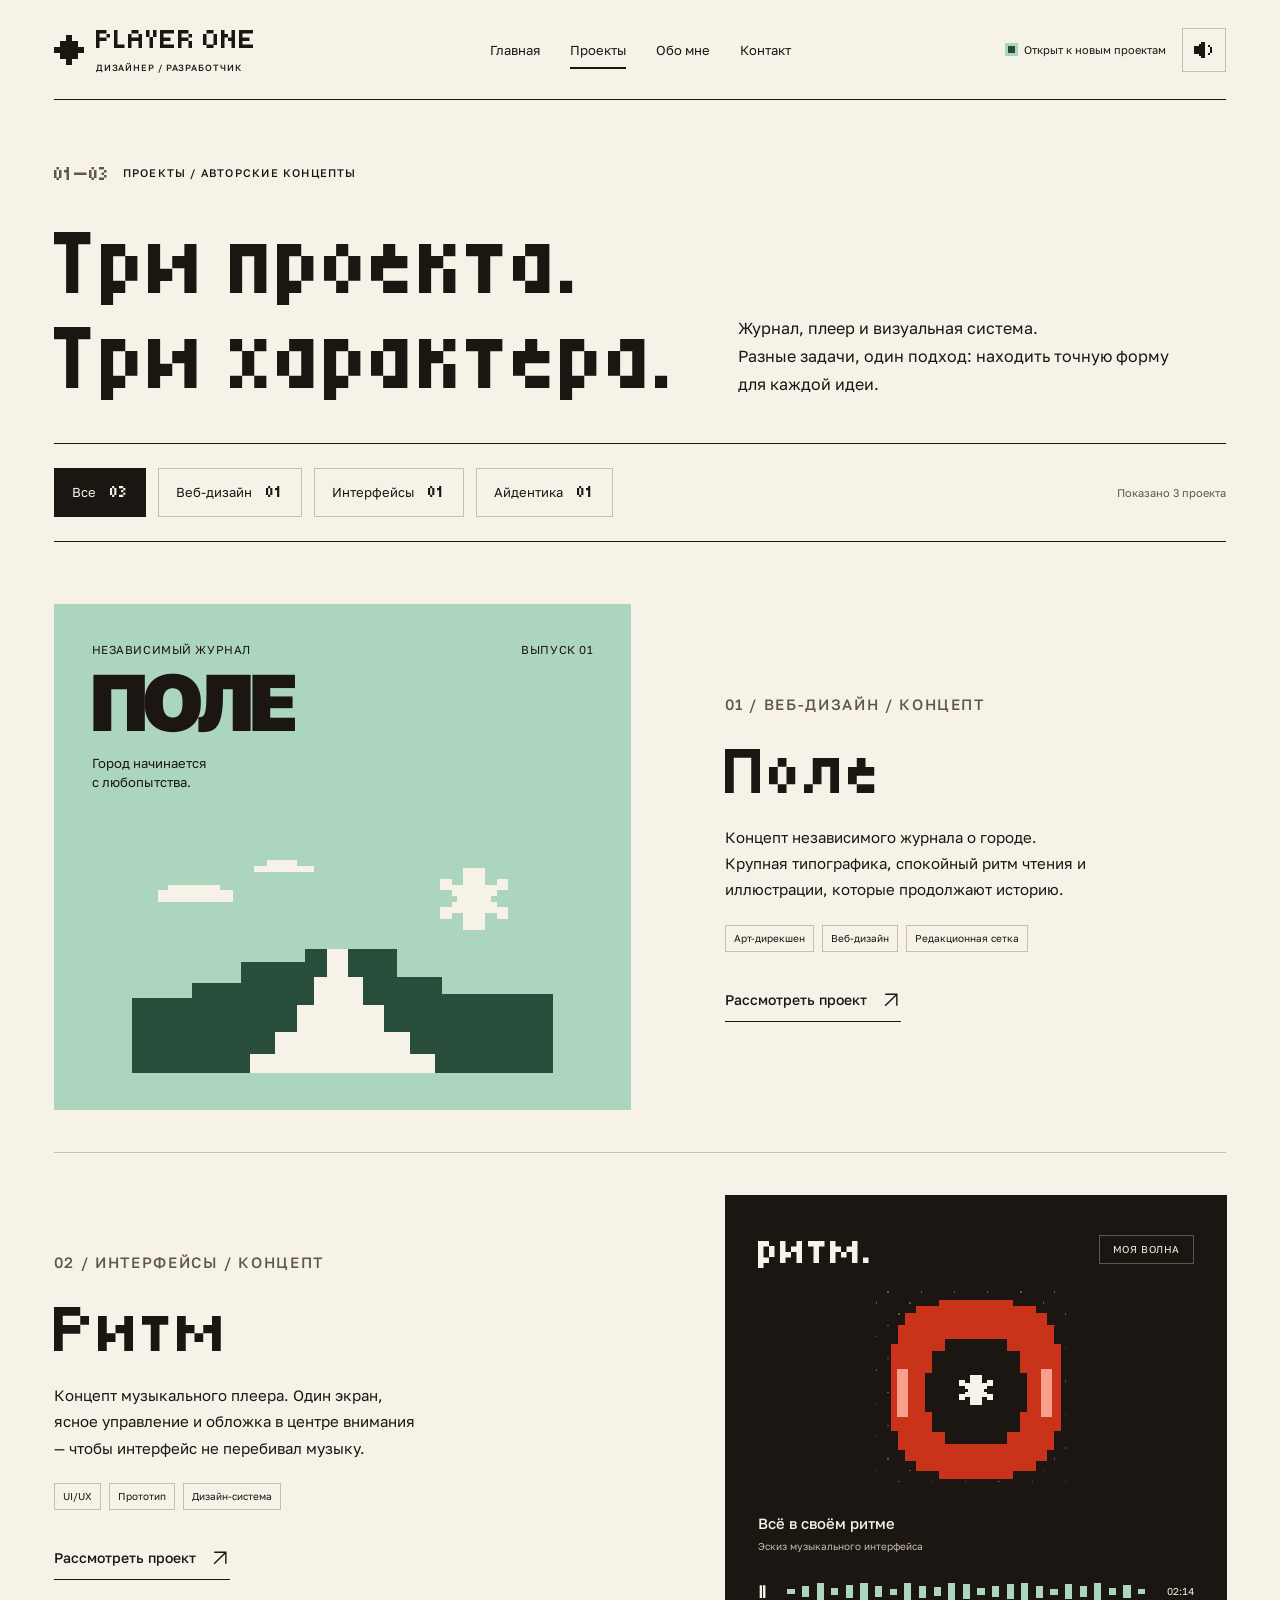
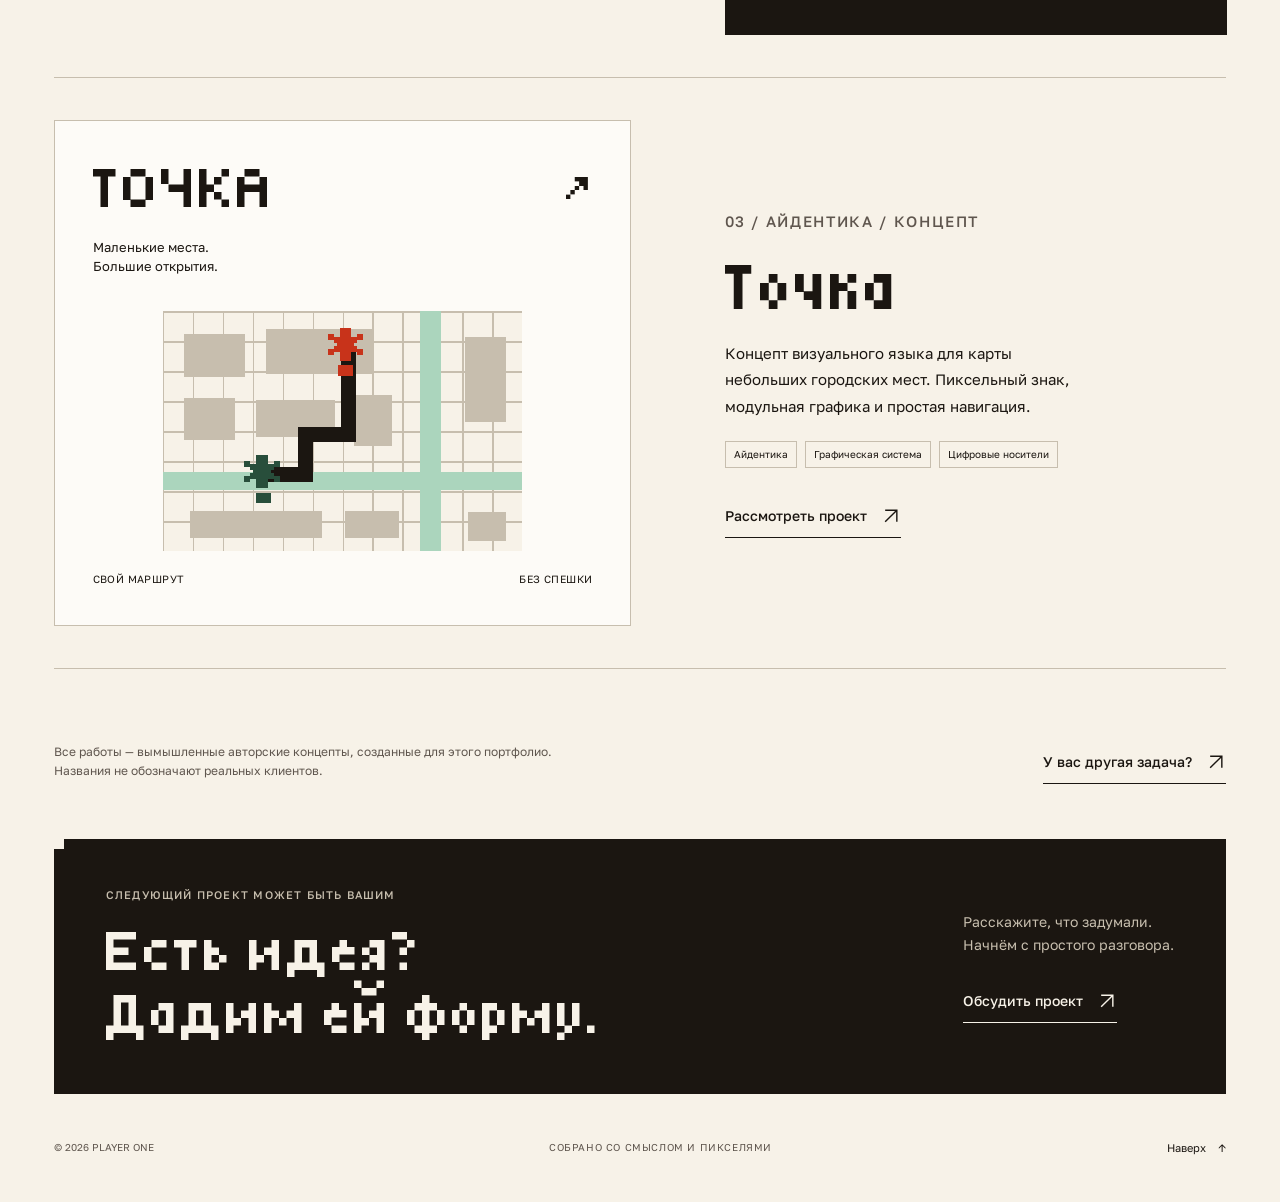
<file: projects.html>
<!doctype html>
<html lang="ru">
  <head>
    <meta charset="utf-8" />
    <meta name="viewport" content="width=device-width,initial-scale=1" />
    <meta name="theme-color" content="oklch(0.963 0.015 85)" />
    <meta
      name="description"
      content="PLAYER ONE — независимый цифровой дизайнер и креативный разработчик. Авторские концепты сайтов, интерфейсов и визуальных систем."
    />
    <title>Проекты — PLAYER ONE</title>
    <link
      rel="preload"
      href="assets/fonts/tiny5.ttf"
      as="font"
      type="font/ttf"
      crossorigin
    />
    <link rel="icon" href="assets/favicon.ico" sizes="any" />
    <link rel="icon" href="assets/favicon.svg" type="image/svg+xml" />
    <link rel="stylesheet" href="styles.css" />
    <script src="app.js" defer></script>
  </head>
  <body>
    <a class="skip-link" href="#main" data-od-id="skip-to-content"
      >К содержанию</a
    >
    <div class="wrap">
      <header class="header" data-od-id="site-header">
        <a
          class="brand"
          href="index.html"
          aria-label="PLAYER ONE — главная"
          data-od-id="brand-home"
          ><svg class="brand-mark" viewBox="0 0 30 30" aria-hidden="true">
            <path d="M12 0h6v6h6v6h6v6h-6v6h-6v6h-6v-6H6v-6H0v-6h6V6h6z" /></svg
          ><span
            ><span class="brand-name">PLAYER ONE</span
            ><span class="brand-caption">ДИЗАЙНЕР / РАЗРАБОТЧИК</span></span
          ></a
        ><button
          class="menu-toggle"
          type="button"
          aria-label="Открыть меню"
          aria-expanded="false"
          aria-controls="mobile-nav-dialog"
          aria-haspopup="dialog"
          data-od-id="mobile-menu"
        >
          <span class="menu-icon" aria-hidden="true"></span>
        </button>
        <nav
          class="nav"
          id="main-nav"
          aria-label="Основная навигация"
          data-od-id="main-navigation"
        >
          <a href="index.html" data-od-id="nav-index">Главная</a
          ><a href="projects.html" aria-current="page" data-od-id="nav-projects"
            >Проекты</a
          ><a href="about.html" data-od-id="nav-about">Обо мне</a
          ><a href="contact.html" data-od-id="nav-contact">Контакт</a>
        </nav>
        <div class="header-tools">
          <div class="availability" data-od-id="availability">
            <span class="status-dot" aria-hidden="true"></span>Открыт к новым
            проектам
          </div>
          <button
            class="sound-toggle"
            type="button"
            data-sound-toggle
            aria-label="Звук сайта"
            aria-pressed="true"
            hidden
            data-od-id="header-sound-toggle"
          >
            <svg class="sound-icon" viewBox="0 0 24 24" aria-hidden="true">
              <path d="M2 8h5V6h2V4h4v16H9v-2H7v-2H2z" />
              <path class="sound-waves" d="M16 7h2v2h2v6h-2v2h-2v-2h2V9h-2z" />
              <path
                class="sound-off"
                d="M16 7h2v2h2V7h2v4h-2v2h2v4h-2v-2h-2v2h-2v-4h2v-2h-2z"
              /></svg
            ><span class="sound-label">Звук: Вкл.</span>
          </button>
        </div>
      </header>
    </div>
    <dialog
      class="mobile-menu"
      id="mobile-nav-dialog"
      aria-labelledby="mobile-nav-title"
      data-od-id="mobile-nav-panel"
    >
      <div class="mobile-menu-top">
        <div>
          <p class="mobile-menu-brand">
            <svg class="brand-mark" viewBox="0 0 30 30" aria-hidden="true">
              <path
                d="M12 0h6v6h6v6h6v6h-6v6h-6v6h-6v-6H6v-6H0v-6h6V6h6z"
              /></svg
            ><span>PLAYER ONE</span>
          </p>
          <h2 class="mobile-menu-title" id="mobile-nav-title">Меню</h2>
        </div>
        <button
          class="mobile-menu-close"
          type="button"
          aria-label="Закрыть меню"
          autofocus
          data-od-id="mobile-nav-close"
        >
          <svg viewBox="0 0 24 24" aria-hidden="true">
            <path
              d="M4 4h4v4H4zM16 4h4v4h-4zM8 8h8v8H8zM4 16h4v4H4zM16 16h4v4h-4z"
            />
          </svg>
        </button>
      </div>
      <nav
        class="mobile-menu-nav"
        aria-label="Основная навигация"
        data-od-id="mobile-navigation"
      >
        <a href="index.html" data-od-id="mobile-nav-index"
          ><span class="mobile-menu-number" aria-hidden="true">01</span
          ><span>Главная</span
          ><svg class="arrow" viewBox="0 0 24 24" aria-hidden="true">
            <path d="M5 19 19 5M5 5h14v14" /></svg></a
        ><a
          href="projects.html"
          aria-current="page"
          data-od-id="mobile-nav-projects"
          ><span class="mobile-menu-number" aria-hidden="true">02</span
          ><span>Проекты</span
          ><svg class="arrow" viewBox="0 0 24 24" aria-hidden="true">
            <path d="M5 19 19 5M5 5h14v14" /></svg></a
        ><a href="about.html" data-od-id="mobile-nav-about"
          ><span class="mobile-menu-number" aria-hidden="true">03</span
          ><span>Обо мне</span
          ><svg class="arrow" viewBox="0 0 24 24" aria-hidden="true">
            <path d="M5 19 19 5M5 5h14v14" /></svg></a
        ><a href="contact.html" data-od-id="mobile-nav-contact"
          ><span class="mobile-menu-number" aria-hidden="true">04</span
          ><span>Контакт</span
          ><svg class="arrow" viewBox="0 0 24 24" aria-hidden="true">
            <path d="M5 19 19 5M5 5h14v14" /></svg
        ></a>
      </nav>
      <div class="mobile-menu-footer">
        <p class="mobile-menu-status">
          <span class="status-dot" aria-hidden="true"></span>Открыт к новым
          проектам
        </p>
        <button
          class="sound-toggle"
          type="button"
          data-sound-toggle
          aria-label="Звук сайта"
          aria-pressed="true"
          hidden
          data-od-id="mobile-sound-toggle"
        >
          <svg class="sound-icon" viewBox="0 0 24 24" aria-hidden="true">
            <path d="M2 8h5V6h2V4h4v16H9v-2H7v-2H2z" />
            <path class="sound-waves" d="M16 7h2v2h2v6h-2v2h-2v-2h2V9h-2z" />
            <path
              class="sound-off"
              d="M16 7h2v2h2V7h2v4h-2v2h2v4h-2v-2h-2v2h-2v-4h2v-2h-2z"
            /></svg
          ><span class="sound-label">Звук: Вкл.</span>
        </button>
      </div>
    </dialog>
    <main id="main" tabindex="-1" class="wrap" data-od-id="projects-page">
      <section class="page-heading" data-od-id="projects-heading">
        <div class="section-label">
          <span class="pixel">01—03</span>
          <p class="eyebrow">ПРОЕКТЫ / АВТОРСКИЕ КОНЦЕПТЫ</p>
        </div>
        <div class="page-heading-row">
          <h1 class="page-title" data-od-id="projects-title">
            Три проекта.<br />Три характера.
          </h1>
          <p class="page-description">
            Журнал, плеер и визуальная система.<br />Разные задачи, один подход:
            находить точную форму для&nbsp;каждой идеи.
          </p>
        </div>
      </section>
      <div
        class="filters"
        role="group"
        aria-label="Категория проектов"
        data-od-id="project-filters"
      >
        <button
          class="filter"
          data-filter="all"
          aria-pressed="true"
          data-od-id="filter-all"
        >
          Все<span>03</span></button
        ><button
          class="filter"
          data-filter="web"
          aria-pressed="false"
          data-od-id="filter-web"
        >
          Веб-дизайн<span>01</span></button
        ><button
          class="filter"
          data-filter="ui"
          aria-pressed="false"
          data-od-id="filter-ui"
        >
          Интерфейсы<span>01</span></button
        ><button
          class="filter"
          data-filter="identity"
          aria-pressed="false"
          data-od-id="filter-identity"
        >
          Айдентика<span>01</span>
        </button>
        <p class="result-count" role="status" aria-live="polite">
          Показано 3 проекта
        </p>
      </div>
      <section
        class="work-list"
        aria-label="Список проектов"
        data-od-id="project-list"
      >
        <article class="work-entry" data-category="web" data-od-id="work-field">
          <button
            class="work-visual"
            data-project="field"
            aria-label="Открыть концепт «Поле»"
            data-od-id="open-field-visual"
          >
            <div class="project-art art-field" data-od-id="work-field-visual">
              <div class="art-top">
                <span>НЕЗАВИСИМЫЙ ЖУРНАЛ</span><span>ВЫПУСК 01</span>
              </div>
              <div class="field-name">ПОЛЕ</div>
              <div class="field-tagline">
                Город начинается<br />с&nbsp;любопытства.
              </div>
              <img
                class="field-img"
                src="assets/field.png"
                width="224"
                height="128"
                alt="Пиксельный зелёный пейзаж с тропинкой"
              />
            </div>
          </button>
          <div class="work-info">
            <p class="eyebrow">01 / Веб-дизайн / Концепт</p>
            <h2 class="work-title" data-od-id="work-field-title">Поле</h2>
            <p>
              Концепт независимого журнала о городе. Крупная типографика,
              спокойный ритм чтения и иллюстрации, которые продолжают историю.
            </p>
            <div class="tags">
              <span class="tag">Арт-дирекшен</span
              ><span class="tag">Веб-дизайн</span
              ><span class="tag">Редакционная сетка</span>
            </div>
            <button
              class="link"
              data-project="field"
              data-od-id="open-field-detail"
            >
              Рассмотреть проект
              <svg class="arrow" viewBox="0 0 24 24" aria-hidden="true">
                <path d="M5 19 19 5M5 5h14v14" />
              </svg>
            </button>
          </div>
        </article>
        <article class="work-entry" data-category="ui" data-od-id="work-rhythm">
          <button
            class="work-visual"
            data-project="rhythm"
            aria-label="Открыть концепт «Ритм»"
            data-od-id="open-rhythm-visual"
          >
            <div class="project-art art-rhythm" data-od-id="work-rhythm-visual">
              <div class="rhythm-head">
                <span class="rhythm-name">ритм.</span
                ><span class="rhythm-mode">МОЯ ВОЛНА</span>
              </div>
              <img
                class="record"
                src="assets/rhythm.png"
                width="160"
                height="160"
                alt="Авторская пиксельная обложка с киноварной пластинкой"
              />
              <div class="track-name">Всё в своём ритме</div>
              <div class="track-sub">Эскиз музыкального интерфейса</div>
              <div class="player-line" aria-hidden="true">
                <span class="pause">Ⅱ</span
                ><span class="waveform"
                  ><i style="--h: 8px"></i><i style="--h: 17px"></i
                  ><i style="--h: 27px"></i><i style="--h: 12px"></i
                  ><i style="--h: 23px"></i><i style="--h: 32px"></i
                  ><i style="--h: 18px"></i><i style="--h: 10px"></i
                  ><i style="--h: 28px"></i><i style="--h: 20px"></i
                  ><i style="--h: 14px"></i><i style="--h: 30px"></i
                  ><i style="--h: 24px"></i><i style="--h: 12px"></i
                  ><i style="--h: 18px"></i><i style="--h: 26px"></i
                  ><i style="--h: 32px"></i><i style="--h: 20px"></i
                  ><i style="--h: 10px"></i><i style="--h: 24px"></i
                  ><i style="--h: 17px"></i><i style="--h: 29px"></i
                  ><i style="--h: 13px"></i><i style="--h: 22px"></i
                  ><i style="--h: 9px"></i></span
                ><span class="player-time">02:14</span>
              </div>
            </div>
          </button>
          <div class="work-info">
            <p class="eyebrow">02 / Интерфейсы / Концепт</p>
            <h2 class="work-title" data-od-id="work-rhythm-title">Ритм</h2>
            <p>
              Концепт музыкального плеера. Один экран, ясное управление и
              обложка в центре внимания — чтобы интерфейс не перебивал музыку.
            </p>
            <div class="tags">
              <span class="tag">UI/UX</span><span class="tag">Прототип</span
              ><span class="tag">Дизайн-система</span>
            </div>
            <button
              class="link"
              data-project="rhythm"
              data-od-id="open-rhythm-detail"
            >
              Рассмотреть проект
              <svg class="arrow" viewBox="0 0 24 24" aria-hidden="true">
                <path d="M5 19 19 5M5 5h14v14" />
              </svg>
            </button>
          </div>
        </article>
        <article
          class="work-entry"
          data-category="identity"
          data-od-id="work-places"
        >
          <button
            class="work-visual"
            data-project="places"
            aria-label="Открыть концепт «Точка»"
            data-od-id="open-places-visual"
          >
            <div class="project-art art-places" data-od-id="work-places-visual">
              <div class="places-head">
                <span class="places-name">ТОЧКА</span
                ><span class="places-index">↗</span>
              </div>
              <div class="map-caption">
                Маленькие места.<br />Большие открытия.
              </div>
              <img
                class="places-map"
                src="assets/places.png"
                width="240"
                height="160"
                alt="Условная пиксельная карта с маршрутом между двумя точками"
              />
              <div class="places-footer">
                <span>СВОЙ МАРШРУТ</span><span>БЕЗ СПЕШКИ</span>
              </div>
            </div>
          </button>
          <div class="work-info">
            <p class="eyebrow">03 / Айдентика / Концепт</p>
            <h2 class="work-title" data-od-id="work-places-title">Точка</h2>
            <p>
              Концепт визуального языка для карты небольших городских мест.
              Пиксельный знак, модульная графика и простая навигация.
            </p>
            <div class="tags">
              <span class="tag">Айдентика</span
              ><span class="tag">Графическая система</span
              ><span class="tag">Цифровые носители</span>
            </div>
            <button
              class="link"
              data-project="places"
              data-od-id="open-places-detail"
            >
              Рассмотреть проект
              <svg class="arrow" viewBox="0 0 24 24" aria-hidden="true">
                <path d="M5 19 19 5M5 5h14v14" />
              </svg>
            </button>
          </div>
        </article>
      </section>
      <div class="project-end">
        <p>
          Все работы — вымышленные авторские концепты, созданные для&nbsp;этого
          портфолио. Названия не&nbsp;обозначают реальных клиентов.
        </p>
        <a class="link" href="contact.html" data-od-id="projects-contact"
          >У вас другая задача?
          <svg class="arrow" viewBox="0 0 24 24" aria-hidden="true">
            <path d="M5 19 19 5M5 5h14v14" /></svg
        ></a>
      </div>
      <section class="contact-band" data-od-id="work-contact-invitation">
        <div>
          <p class="eyebrow">СЛЕДУЮЩИЙ ПРОЕКТ МОЖЕТ БЫТЬ ВАШИМ</p>
          <h2 data-od-id="work-contact-invitation-title">
            Есть идея?<br />Дадим ей форму.
          </h2>
        </div>
        <div class="contact-band-copy">
          <p>Расскажите, что задумали.<br />Начнём с простого разговора.</p>
          <a
            class="link"
            href="contact.html"
            data-od-id="work-contact-invitation-link"
            >Обсудить проект
            <svg class="arrow" viewBox="0 0 24 24" aria-hidden="true">
              <path d="M5 19 19 5M5 5h14v14" /></svg
          ></a>
        </div>
      </section>
    </main>
    <footer class="footer wrap" data-od-id="site-footer">
      <span>© 2026 PLAYER ONE</span
      ><span class="footer-center">СОБРАНО СО СМЫСЛОМ И ПИКСЕЛЯМИ</span
      ><button class="back-top" data-od-id="back-to-top">
        Наверх <span aria-hidden="true">↑</span>
      </button>
    </footer>
    <dialog
      class="dialog"
      id="project-dialog"
      aria-labelledby="dialog-title"
      data-od-id="project-detail"
    >
      <div class="dialog-top">
        <span class="eyebrow" id="dialog-label">АВТОРСКИЙ КОНЦЕПТ</span
        ><button
          class="dialog-close"
          aria-label="Закрыть проект"
          autofocus
          data-od-id="close-project"
        >
          ×
        </button>
      </div>
      <div class="dialog-content" id="dialog-content"></div>
    </dialog>
  </body>
</html>
</file>
<file: styles.css>
@font-face{font-family:Tiny5;src:url('assets/fonts/tiny5.ttf') format('truetype');font-display:swap}
@font-face{font-family:'Golos Text';src:url('assets/fonts/golos-text.ttf') format('truetype');font-weight:100 900;font-display:swap}
:root{--bg:oklch(0.963 0.015 85);--surface:oklch(0.988 0.006 85);--fg:oklch(0.205 0.012 65);--muted:oklch(0.46 0.018 65);--border:oklch(0.805 0.025 85);--accent:oklch(0.55 0.19 32);--mint:oklch(0.835 0.055 160);--mint-dark:oklch(0.39 0.055 160);--accent-hover:oklch(0.46 0.16 32);--error:oklch(0.48 0.17 27);--display-font:'Tiny5',monospace;--body-font:'Golos Text',sans-serif;--mono-font:'Tiny5',monospace;--gutter:clamp(20px,4.2vw,72px);--max:1320px}
*{box-sizing:border-box}
html{scroll-behavior:smooth;scroll-padding-top:24px}
body{margin:0;background:var(--bg);color:var(--fg);font-family:var(--body-font);font-size:16px;line-height:1.55;-webkit-font-smoothing:antialiased}
::selection{background:var(--fg);color:var(--bg)}
button,input,textarea{font:inherit}
button,a,input,textarea{-webkit-tap-highlight-color:transparent}
button{cursor:pointer;color:inherit}
a{color:inherit;text-decoration:none}
button{border:0;background:none;padding:0}
a:focus-visible,button:focus-visible,input:focus-visible,textarea:focus-visible{outline:3px solid var(--accent);outline-offset:5px}
#main:focus{outline:none}
img{display:block;max-width:100%;height:auto}
h1,h2,h3,p{margin:0}
h1,h2,h3{font-weight:400}
p{ text-wrap:pretty }
[hidden]{display:none!important}
.intro-pending,.intro-pending body{background:var(--fg)}
.intro-pending body{overflow:hidden}
.intro-pending body>*:not(#site-intro){visibility:hidden}
.site-intro{position:fixed;inset:0;width:100%;height:100%;height:100dvh;max-width:none;max-height:none;margin:0;padding:24px;border:0;background:var(--fg);color:var(--bg);overflow-y:auto;overscroll-behavior:contain;text-align:center;transition:opacity .2s ease}
.site-intro[open]{display:grid;place-items:center}
.site-intro::backdrop{background:transparent}
.site-intro-content{width:100%;padding-block:68px}
.site-intro-title{font-family:var(--display-font);font-size:clamp(40px,7vw,80px);line-height:1;letter-spacing:.04em;white-space:nowrap}
.site-intro-presents{margin-top:12px;font-family:var(--display-font);font-size:clamp(20px,3vw,28px);line-height:1;letter-spacing:.16em;color:var(--accent)}
.site-intro-start{display:block;min-height:44px;margin:48px auto 0;padding:8px 16px;font-family:var(--display-font);font-size:20px;line-height:1;letter-spacing:.12em}
.site-intro-start span{display:inline-block;animation:intro-blink 1.8s steps(1,end) infinite}
.site-intro-start:hover span,.site-intro.is-starting .site-intro-start span{animation:none}
.site-intro-start:focus-visible,.site-intro-skip:focus-visible{outline-color:var(--bg)}
.site-intro-start:disabled{cursor:default}
.site-intro-skip{position:absolute;right:max(24px,env(safe-area-inset-right));bottom:max(20px,env(safe-area-inset-bottom));display:flex;align-items:center;gap:12px;min-height:44px;padding:8px;font-size:12px;color:var(--border)}
.site-intro-skip:hover{color:var(--bg)}
.site-intro>.sound-toggle{position:absolute;right:max(24px,env(safe-area-inset-right));top:max(20px,env(safe-area-inset-top));border-color:var(--muted);color:var(--bg)}
.site-intro>.sound-toggle:hover{border-color:var(--bg)}
.site-intro>.sound-toggle:focus-visible{outline-color:var(--bg)}
.site-intro.is-leaving{opacity:0;pointer-events:none}
@keyframes intro-blink{0%,55%{opacity:1}60%,100%{opacity:.35}}
.wrap{max-width:calc(var(--max) + var(--gutter)*2);margin:auto;padding-inline:var(--gutter)}
.pixel{font-family:var(--display-font)}
.eyebrow{font-size:11px;font-weight:500;letter-spacing:.11em;text-transform:uppercase;line-height:1.5}
.muted{color:var(--muted)}
.arrow{width:20px;height:20px;flex:none;stroke:currentColor;fill:none;stroke-width:1.7}
.link{display:inline-flex;align-items:center;gap:14px;min-height:44px;font-size:14px;font-weight:500;border-bottom:1px solid var(--fg);transition:gap .2s,border-color .2s}
.link:hover{gap:20px;border-bottom-width:2px;color:var(--fg)}
.skip-link{position:fixed;left:20px;top:-100px;padding:12px 20px;background:var(--fg);color:var(--bg);z-index:100}
.skip-link:focus{top:12px}
.header{display:grid;grid-template-columns:1fr auto 1fr;align-items:center;gap:30px;padding-block:25px 24px;border-bottom:1px solid var(--fg)}
.brand{display:flex;align-items:center;gap:12px;width:fit-content;min-height:44px}
.brand-mark{width:30px;height:30px;fill:currentColor;flex:none}
.brand-name{font-family:var(--display-font);font-size:28px;line-height:1;white-space:nowrap}
.brand-caption{display:block;font-size:9px;letter-spacing:.1em;font-weight:500;margin-top:6px}
.nav{display:flex;gap:30px;align-items:center}
.nav a{font-size:13px;display:flex;align-items:center;position:relative;min-height:44px}
.nav a::after{content:'';position:absolute;bottom:3px;left:0;right:100%;height:2px;background:var(--fg);transition:right .2s}
.nav a:hover::after,.nav a[aria-current=page]::after{right:0}
.availability{justify-self:end;display:flex;align-items:center;gap:9px;font-size:11px;white-space:nowrap}
.header-tools{display:flex;align-items:center;justify-self:end;gap:16px}
.sound-toggle{display:inline-flex;align-items:center;justify-content:center;gap:8px;min-width:44px;min-height:44px;padding:8px 10px;border:1px solid var(--border);font-size:11px;white-space:nowrap}
.sound-toggle:hover{border-color:var(--fg)}
.header-tools .sound-toggle{width:44px;height:44px;padding:9px}
.header-tools .sound-label{display:none}
.sound-icon{width:24px;height:24px;fill:currentColor;flex:none}
.sound-toggle[aria-pressed=true] .sound-off,.sound-toggle[aria-pressed=false] .sound-waves{display:none}
.status-dot{width:7px;height:7px;background:var(--mint-dark);box-shadow:0 0 0 3px var(--mint);flex:none}
.menu-toggle{display:none;width:44px;min-width:44px;min-height:44px;align-items:center;justify-content:center}
.menu-icon{width:24px;height:16px;border-block:2px solid var(--fg);position:relative}
.menu-icon:after{content:'';height:2px;background:var(--fg);position:absolute;left:0;right:0;top:50%;transform:translateY(-50%)}
.mobile-menu{position:fixed;inset:0 0 0 auto;margin:0;width:min(380px,calc(100% - 24px));height:100%;height:100dvh;max-width:none;max-height:none;padding:max(24px,env(safe-area-inset-top)) max(24px,env(safe-area-inset-right)) max(24px,env(safe-area-inset-bottom)) 24px;border:0;border-left:1px solid var(--muted);background:var(--fg);color:var(--bg);color-scheme:dark;scrollbar-color:var(--muted) var(--fg);overflow-y:auto;overscroll-behavior:contain}
.mobile-menu[open]{display:flex;flex-direction:column;gap:32px;animation:menu-enter .18s ease-out}
.mobile-menu::backdrop{background:oklch(0.15 0.01 65 / .6);animation:menu-shade .18s ease-out}
.mobile-menu-top{display:grid;grid-template-columns:minmax(0,1fr) 44px;gap:16px;align-items:start;flex:none}
.mobile-menu-brand{display:flex;align-items:center;gap:9px;font-family:var(--display-font);font-size:20px;line-height:1.2;letter-spacing:.04em}
.mobile-menu-brand .brand-mark{width:20px;height:20px;fill:var(--accent)}
.mobile-menu-title{font-family:var(--display-font);font-size:52px;line-height:1;margin-top:16px}
.mobile-menu-close{display:grid;place-items:center;min-width:44px;min-height:44px;border:1px solid var(--muted)}
.mobile-menu-close svg{width:24px;height:24px;fill:currentColor}
.mobile-menu-close:hover{background:var(--bg);border-color:var(--bg);color:var(--fg)}
.mobile-menu-nav{border-top:1px solid var(--muted);flex:none}
.mobile-menu-nav a{display:grid;grid-template-columns:22px minmax(0,1fr) 20px;align-items:center;gap:14px;min-height:76px;padding:14px 10px;border-bottom:1px solid var(--muted);font-size:30px;line-height:1.2}
.mobile-menu-number{font-family:var(--display-font);font-size:18px;color:var(--border)}
.mobile-menu-nav a:hover{background:color-mix(in oklch,var(--bg) 8%,transparent)}
.mobile-menu-nav a[aria-current=page]{background:var(--accent);border-bottom-color:var(--accent);color:var(--surface)}
.mobile-menu-nav a[aria-current=page]:hover{background:var(--accent-hover)}
.mobile-menu-nav a[aria-current=page] .mobile-menu-number{color:inherit}
.mobile-menu-footer{margin-top:auto;padding-top:8px;flex:none}
.mobile-menu-status{display:flex;align-items:center;gap:10px;font-size:11px;color:var(--border)}
.mobile-menu-footer .sound-toggle{width:100%;min-height:48px;margin-top:22px;padding:10px 12px;justify-content:space-between;border-color:var(--muted);color:var(--bg)}
@media(hover:hover){
  .mobile-menu-footer .sound-toggle:hover{background:var(--bg);border-color:var(--bg);color:var(--fg)}
}
.mobile-menu-footer .sound-toggle:active{background:var(--border);border-color:var(--border);color:var(--fg)}
.mobile-menu :is(a,button):focus-visible{outline-color:var(--bg);outline-offset:3px}
@keyframes menu-enter{from{transform:translateX(100%)}to{transform:translateX(0)}}
@keyframes menu-shade{from{background:transparent}to{background:oklch(0.15 0.01 65 / .6)}}
.hero{padding-block:48px 52px}
.hero-top{display:flex;align-items:center;justify-content:space-between;margin-bottom:33px}
.section-code{font-family:var(--mono-font);font-size:17px;letter-spacing:.01em;color:var(--muted)}
.hero-grid{display:grid;grid-template-columns:1.3fr 1fr;gap:12px;align-items:center}
.hero-title{font-family:var(--display-font);font-size:clamp(68px,8.35vw,124px);line-height:.96;letter-spacing:-.025em;margin-left:-3px}
.hero-title span{display:block}
.hero-copy{font-size:16px;line-height:1.7;max-width:410px;margin-top:29px}
.hero-actions{display:flex;align-items:center;gap:24px;margin-top:30px}
.primary{display:inline-flex;justify-content:center;align-items:center;gap:28px;background:var(--accent);color:var(--surface);padding:14px 22px;min-height:52px;font-size:14px;font-weight:500;box-shadow:4px 4px 0 var(--fg);transition:background .18s,transform .18s,box-shadow .18s}
.primary:hover{background:var(--accent-hover);color:var(--surface);transform:translate(2px,2px);box-shadow:2px 2px 0 var(--fg)}
.hero-side-note{font-size:10px;letter-spacing:.09em;line-height:1.7;color:var(--muted)}
.workstation{position:relative;margin:0;align-self:center;padding-top:5px}
.desk-art{position:relative;width:100%;max-width:520px;margin-inline:auto}
.desk-art img{width:100%;image-rendering:pixelated;aspect-ratio:320/250}
.screen-sleep{position:absolute;left:25.9375%;top:31.6%;width:35.3125%;height:22.4%;background:var(--fg);color:var(--mint);display:grid;place-items:center;font-family:var(--display-font);font-size:clamp(20px,3vw,40px);visibility:hidden}
.is-idle .screen-sleep{visibility:visible}
.desk-caption{display:flex;justify-content:space-between;align-items:center;gap:15px;padding:13px 12px 0}
.desk-caption>span{font-size:10px;letter-spacing:.08em;color:var(--muted)}
.desk-toggle{display:flex;align-items:center;gap:9px;min-height:44px;font-size:11px;border-bottom:1px solid var(--border)}
.desk-toggle:hover{border-color:var(--fg)}
.power-dot{width:5px;height:5px;background:var(--mint-dark)}
.is-idle .power-dot{background:var(--muted)}
.hero-bottom{display:flex;justify-content:space-between;align-items:center;margin-top:50px;padding-top:18px;border-top:1px solid var(--border);font-size:11px;color:var(--muted)}
.hero-bottom span:first-child{display:flex;align-items:center;gap:12px}
.little-cross{font-family:var(--display-font);font-size:20px;color:var(--fg)}
.section{padding-block:48px 70px;border-top:1px solid var(--fg)}
.section-heading{display:flex;justify-content:space-between;align-items:end;gap:28px;margin-bottom:28px}
.section-label{display:flex;gap:14px;align-items:center;margin-bottom:12px}
.section-label .pixel{font-size:20px;color:var(--muted)}
.section-title{font-family:var(--display-font);font-size:clamp(42px,4.2vw,64px);line-height:1.05;letter-spacing:-.015em}
.section-heading .link{margin-bottom:4px}
.project-grid{display:grid;grid-template-columns:repeat(3,minmax(0,1fr));gap:24px}
.project-card{display:block;min-width:0;text-align:left;position:relative}
.project-art{width:100%;aspect-ratio:1.14;position:relative;overflow:hidden;container-type:inline-size;transition:transform .25s;isolation:isolate}
.project-card:hover .project-art{transform:translateY(-5px)}
.art-field{background:var(--mint);padding:6.5%;display:flex;flex-direction:column}
.art-top{display:flex;justify-content:space-between;font-size:2.3cqw;letter-spacing:.05em;line-height:1.4}
.field-name{font-size:22cqw;font-weight:800;letter-spacing:-.08em;line-height:1.08;margin-left:-.6cqw}
.field-tagline{font-size:3cqw;line-height:1.4;max-width:70%;margin:3% 0 5%}
.field-img{width:100%;margin-top:auto;image-rendering:pixelated;aspect-ratio:224/128}
.art-rhythm{background:var(--fg);color:var(--bg);padding:6.5%;display:flex;flex-direction:column}
.rhythm-head{display:flex;align-items:center;justify-content:space-between}
.rhythm-name{font-family:var(--display-font);font-size:10cqw;line-height:1}
.rhythm-mode{font-size:2.3cqw;letter-spacing:.06em;border:1px solid var(--muted);padding:1.4% 3%}
.record{width:51%;margin:auto;image-rendering:pixelated;aspect-ratio:1}
.track-name{font-size:3.4cqw;font-weight:500}
.track-sub{font-size:2.3cqw;color:var(--border);margin-top:1%}
.player-line{margin-top:6%;display:flex;align-items:center;gap:5%;height:5cqw}
.player-line .pause{font-size:4cqw;font-weight:700}
.waveform{display:flex;align-items:center;justify-content:space-between;flex:1;gap:2%}
.waveform i{width:2%;height:var(--h);background:var(--mint);display:block}
.player-time{font-size:2.3cqw;font-variant-numeric:tabular-nums}
.art-places{background:var(--surface);border:1px solid var(--border);padding:6.5%;display:flex;flex-direction:column}
.places-head{display:flex;justify-content:space-between;align-items:center;margin-bottom:7%}
.places-name{font-family:var(--display-font);font-size:15cqw;line-height:1}
.places-index{font-family:var(--display-font);font-size:7cqw}
.map-caption{font-size:3cqw;line-height:1.4;margin-bottom:6%;max-width:80%}
.places-map{width:100%;image-rendering:pixelated;aspect-ratio:240/160;margin-top:auto}
.places-footer{display:flex;justify-content:space-between;font-size:2.1cqw;letter-spacing:.04em;margin-top:4%}
.card-meta{display:flex;justify-content:space-between;gap:14px;margin-top:17px}
.card-name{font-family:var(--display-font);font-size:34px;line-height:1.05;display:flex;gap:13px;align-items:center}
.card-number{font-size:18px;color:var(--muted)}
.card-category{font-size:11px;color:var(--muted);margin-top:6px;margin-left:35px}
.card-arrow{width:32px;height:32px;display:grid;place-items:center;border:1px solid var(--border);transition:background .2s,color .2s}
.project-card:hover .card-arrow{background:var(--fg);color:var(--bg);border-color:var(--fg)}
.concept-line{font-size:11px;color:var(--muted);margin-top:24px}
.intro{display:grid;grid-template-columns:1.1fr 1fr;gap:10%;padding-block:62px 76px;border-top:1px solid var(--fg)}
.intro-title{font-family:var(--display-font);font-size:clamp(44px,4.8vw,68px);line-height:1.03;margin-top:15px}
.intro-copy{align-self:center;font-size:17px;line-height:1.75;max-width:490px}
.intro-copy p+p{margin-top:17px}
.intro-copy .link{margin-top:20px}
.contact-band{background:var(--fg);color:var(--bg);padding:48px 52px;display:grid;grid-template-columns:1.5fr 1fr;align-items:center;gap:35px;position:relative}
.contact-band::before{content:'';width:10px;height:10px;background:var(--bg);position:absolute;top:0;left:0}
.contact-band .eyebrow{color:var(--border);margin-bottom:16px}
.contact-band h2{font-family:var(--display-font);font-size:clamp(42px,4.7vw,68px);line-height:1.05;max-width:650px}
.contact-band-copy{justify-self:end;max-width:285px}
.contact-band-copy p{color:var(--border);font-size:14px;line-height:1.7}
.contact-band .link{color:var(--bg);border-color:var(--bg);margin-top:22px}
.contact-band .link:hover{color:var(--bg)}
.footer{padding-block:32px;display:flex;align-items:center;justify-content:space-between;gap:20px;font-size:10px;color:var(--muted)}
.footer-center{letter-spacing:.06em}
.back-top{min-height:44px;display:flex;align-items:center;gap:12px;font-size:11px;color:var(--fg)}
.back-top:hover{text-decoration:underline;text-underline-offset:5px}
.page-heading{padding-block:58px 38px}
.page-heading .section-label{margin-bottom:26px}
.page-title{font-family:var(--display-font);font-size:clamp(64px,7.6vw,110px);line-height:.98;letter-spacing:-.018em}
.page-heading-row{display:grid;grid-template-columns:1.3fr 1fr;gap:50px;align-items:end}
.page-description{font-size:16px;line-height:1.75;max-width:440px;padding-bottom:7px}
.filters{display:flex;align-items:center;gap:12px;padding-block:24px;border-block:1px solid var(--fg);flex-wrap:wrap}
.filter{display:flex;gap:14px;align-items:center;font-size:13px;min-height:44px;padding:10px 17px;border:1px solid var(--border);transition:background .18s,border-color .18s}
.filter span{font-family:var(--display-font);font-size:17px}
.filter:hover{border-color:var(--fg);background:var(--surface);color:var(--fg)}
.filter[aria-pressed=true]{background:var(--fg);color:var(--bg);border-color:var(--fg)}
.filter[aria-pressed=true]:hover{background:oklch(0.13 0.012 65);color:var(--bg)}
.result-count{margin-left:auto;font-size:11px;color:var(--muted)}
.work-list{padding-block:20px 45px}
.work-entry{display:grid;grid-template-columns:1.15fr 1fr;gap:8%;padding-block:42px;border-bottom:1px solid var(--border);align-items:center}
.work-entry:nth-child(even) .work-visual{order:2}
.work-entry .project-art{aspect-ratio:1.25}
.work-visual{display:block;text-align:left;width:100%}
.work-visual:hover .project-art{transform:translateY(-4px)}
.work-info .eyebrow{color:var(--muted)}
.work-title{font-family:var(--display-font);font-size:clamp(54px,5.5vw,80px);line-height:1;margin:18px 0}
.work-info>p{font-size:15px;line-height:1.75;max-width:365px}
.tags{display:flex;gap:8px;flex-wrap:wrap;margin-top:22px}
.tag{font-size:10px;border:1px solid var(--border);padding:5px 8px}
.work-info .link{margin-top:26px}
.project-end{display:flex;align-items:center;justify-content:space-between;gap:30px;padding:26px 0 55px}
.project-end p{font-size:12px;color:var(--muted);max-width:530px}
.about-top{padding-block:58px 64px;display:grid;grid-template-columns:1.5fr 1fr;gap:8%;align-items:center}
.about-top .section-label{margin-bottom:26px}
.about-top .page-title{font-size:clamp(64px,7.4vw,106px)}
.about-lead{font-size:17px;line-height:1.8;max-width:580px;margin-top:28px}
.about-note{border:1px solid var(--fg);padding:27px 32px 24px;position:relative;max-width:370px;justify-self:end}
.about-note .eyebrow{margin-bottom:25px}
.about-note h2{font-family:var(--display-font);font-size:42px;line-height:1.06;max-width:280px}
.about-note img{width:120px;image-rendering:pixelated;margin:18px auto 12px;aspect-ratio:80/100}
.about-note p{font-size:12px;line-height:1.7;max-width:270px}
.expertise{display:grid;grid-template-columns:.7fr 1.3fr;gap:8%;padding-block:48px 62px;border-top:1px solid var(--fg)}
.expertise .section-title{font-size:52px;margin-top:15px}
.expertise-item{display:grid;grid-template-columns:35px 1fr;gap:16px;padding:25px 0;border-bottom:1px solid var(--border)}
.expertise-item:first-child{padding-top:0}
.expertise-item .pixel{font-size:21px;color:var(--muted);padding-top:4px}
.expertise-item h3{font-size:23px;font-weight:500;line-height:1.3}
.expertise-item p{font-size:14px;line-height:1.7;margin-top:8px;max-width:540px}
.process{padding-block:48px 65px;border-top:1px solid var(--fg)}
.process-grid{display:grid;grid-template-columns:repeat(3,minmax(0,1fr));gap:36px;margin-top:36px}
.process-step{border-top:1px solid var(--border);padding-top:20px}
.process-step>.pixel{font-size:24px;color:var(--muted)}
.process-step h3{font-family:var(--display-font);font-size:40px;line-height:1.1;margin:18px 0 11px}
.process-step p{font-size:14px;line-height:1.7;max-width:340px}
.contact-page{padding-block:58px 66px;display:grid;grid-template-columns:1fr 1.1fr;gap:12%;align-items:start}
.contact-page .section-label{margin-bottom:25px}
.contact-page .page-title{font-size:clamp(64px,7vw,100px)}
.contact-lead{font-size:16px;line-height:1.8;max-width:380px;margin-top:25px}
.contact-address{padding-top:28px;margin-top:35px;border-top:1px solid var(--border)}
.email-row{display:flex;align-items:center;gap:16px;flex-wrap:wrap;margin-top:8px}
.email-address{font-size:clamp(19px,2vw,29px);font-weight:500;letter-spacing:-.03em;overflow-wrap:anywhere}
.copy-button{width:44px;height:44px;display:grid;place-items:center;border:1px solid var(--border)}
.copy-button:hover{background:var(--surface);border-color:var(--fg)}
.contact-placeholder{font-size:11px;color:var(--muted);margin-top:8px}
.copy-status{font-size:12px;min-height:21px;margin-top:10px;color:var(--mint-dark)}
.contact-note{margin-top:28px;display:flex;gap:16px;align-items:start;font-size:12px;max-width:330px;line-height:1.7}
.contact-note .pixel{font-size:28px;line-height:1;flex:none}
.contact-form-wrap{padding-top:9px;min-width:0}
.form-heading{display:flex;justify-content:space-between;gap:20px;align-items:center;padding-bottom:22px;border-bottom:1px solid var(--fg);margin-bottom:24px}
.form-heading h2{font-family:var(--display-font);font-size:38px;line-height:1.1}
.form-heading span{font-size:10px;color:var(--muted)}
.field{margin-bottom:22px}
.field label{display:block;font-size:13px;font-weight:500;margin-bottom:8px}
.field label span{color:var(--muted);font-weight:400;font-size:11px}
.field input,.field textarea{width:100%;border:1px solid var(--border);background:var(--surface);color:var(--fg);padding:13px 14px;min-height:48px;border-radius:0;outline-offset:3px}
.field textarea{resize:vertical;min-height:155px;line-height:1.65}
.field input::placeholder,.field textarea::placeholder{color:var(--muted);opacity:1}
.field input:hover,.field textarea:hover{border-color:var(--fg)}
.field input[aria-invalid=true],.field textarea[aria-invalid=true]{border-color:var(--error)}
.field-error{font-size:12px;line-height:1.5;color:var(--error);margin-top:6px}
.form-bottom{display:flex;gap:22px;align-items:center;margin-top:7px}
.form-hint{font-size:10px;color:var(--muted);line-height:1.6;max-width:210px}
.draft-result{border:1px solid var(--fg);padding:28px}
.draft-result .section-code{color:var(--mint-dark)}
.draft-result h3{font-family:var(--display-font);font-size:48px;line-height:1.1;margin:12px 0 18px}
.draft-result p{font-size:14px;line-height:1.7}
.draft-preview{border-block:1px solid var(--border);padding:18px 0;margin:23px 0;white-space:pre-wrap;overflow-wrap:anywhere;font-size:13px;max-height:350px;overflow-y:auto}
.draft-actions{display:flex;gap:24px;align-items:center;flex-wrap:wrap}
.secondary{border:1px solid var(--fg);min-height:44px;padding:10px 16px;font-size:13px;display:inline-flex;gap:18px;align-items:center}
.secondary:hover{background:var(--fg);color:var(--bg)}
.text-button{font-size:12px;text-decoration:underline;text-underline-offset:5px;min-height:44px}
.dialog{padding:0;border:1px solid var(--fg);width:min(1000px,calc(100% - 40px));max-height:calc(100dvh - 48px);background:var(--bg);color:var(--fg);overflow-y:auto;overscroll-behavior:contain}
.dialog::backdrop{background:oklch(0.15 0.01 65 / .7)}
.dialog-top{display:flex;justify-content:space-between;align-items:center;padding:17px 26px;border-bottom:1px solid var(--fg);position:sticky;top:0;background:var(--bg);z-index:2}
.dialog-close{min-height:44px;min-width:44px;font-size:24px;font-family:var(--display-font);border:1px solid var(--border)}
.dialog-close:hover{background:var(--fg);color:var(--bg);border-color:var(--fg)}
.dialog-content{padding:30px}
.dialog-title{font-family:var(--display-font);font-size:64px;line-height:1;margin-bottom:15px}
.dialog-intro{font-size:15px;max-width:690px;line-height:1.7;margin-bottom:25px}
.dialog-visual{max-width:670px;margin:0 auto 30px}
.dialog-visual .project-art{aspect-ratio:1.35}
.dialog-details{display:grid;grid-template-columns:1fr 1fr;gap:35px}
.dialog-details h3{font-size:13px;font-weight:600;margin-bottom:9px}
.dialog-details p{font-size:14px;line-height:1.75}
.dialog-note{padding-top:20px;border-top:1px solid var(--border);margin-top:28px;font-size:11px;color:var(--muted)}
@media(min-width:1600px){.hero{padding-block:58px 65px}.hero-title{font-size:120px}.hero-copy{font-size:18px}.hero-grid{gap:30px}.workstation{padding-top:0}}
@media(max-width:1100px){.header{gap:20px}.nav{gap:22px}.availability{font-size:10px}.brand-caption{font-size:8px}.hero-title{font-size:8.4vw}.hero-copy{font-size:15px;max-width:365px}.hero-side-note{display:none}.project-grid{gap:18px}.contact-page{gap:7%}.form-bottom{align-items:start;flex-direction:column;gap:17px}.form-hint{max-width:100%}.contact-band{padding:38px}.about-note{padding:24px}}
@media(max-width:820px){.availability{display:none}.header{grid-template-columns:1fr auto}.hero-grid{grid-template-columns:1.25fr 1fr;gap:0}.hero-title{font-size:8.45vw}.hero-copy{font-size:14px;margin-top:21px}.hero-actions{margin-top:25px}.primary{font-size:12px;gap:18px;padding-inline:18px}.desk-caption{padding-inline:0;flex-direction:column;gap:0}.hero{padding-top:35px}.hero-top{margin-bottom:25px}.hero-top .eyebrow{font-size:9px}.hero-bottom{margin-top:35px}.section{padding-bottom:48px}.card-name{font-size:29px;gap:8px}.card-number{font-size:16px}.card-category{margin-left:26px;font-size:10px}.project-grid{gap:15px}.card-arrow{width:28px;height:28px}.card-arrow .arrow{width:17px}.intro{gap:7%;padding-block:45px}.intro-copy{font-size:15px}.contact-band{padding:30px;grid-template-columns:1.4fr 1fr}.contact-band-copy p{font-size:12px}.page-heading-row{gap:25px}.page-description{font-size:14px}.work-entry{gap:6%}.work-title{font-size:56px}.work-info>p{font-size:14px}.tags{gap:6px}.work-info .link{font-size:12px}.about-top{gap:5%}.about-note h2{font-size:36px}.about-note{padding:20px}.about-lead{font-size:15px}.expertise{grid-template-columns:.65fr 1.35fr;gap:5%}.expertise .section-title{font-size:44px}.process-grid{gap:23px}.process-step h3{font-size:35px}.process-step p{font-size:13px}.contact-page{gap:6%;grid-template-columns:1fr 1.1fr}.contact-page .page-title{font-size:70px}.email-address{font-size:20px}.form-heading h2{font-size:32px}.form-heading span{display:none}.contact-lead{font-size:14px}}
@media(max-width:600px){
  .header{padding-block:17px 16px;gap:15px}.brand-mark{width:26px;height:26px}.brand-name{font-size:26px}.brand-caption{font-size:8px}.nav a{font-size:12px}.nav a::after{bottom:1px}
  .hero{padding-top:27px;padding-bottom:30px}.hero-top{margin-bottom:25px}.hero-top .section-code{font-size:14px}.hero-top .eyebrow{font-size:8px;letter-spacing:.07em;max-width:210px}.hero-grid{grid-template-columns:1fr}.hero-title{font-size:clamp(50px,14.2vw,78px);line-height:.94;letter-spacing:-.02em}.hero-copy{font-size:14px;max-width:370px;margin-top:22px;line-height:1.75}.hero-actions{margin-top:22px}.primary{font-size:13px;padding:13px 19px;gap:26px}.hero-side-note{display:block;font-size:8px;max-width:112px}.workstation{margin-top:24px;padding:0}.desk-art{max-width:390px}.desk-caption{flex-direction:row;gap:12px;padding:0 0 0}.desk-caption>span{font-size:9px}.desk-toggle{font-size:10px}.screen-sleep{font-size:32px}.hero-bottom{margin-top:24px;font-size:9px;gap:15px;align-items:start}.hero-bottom span:last-child{max-width:110px;text-align:right}.hero-bottom span:first-child{gap:8px;max-width:200px}
  .section{padding-block:30px 40px}.section-heading{gap:12px;margin-bottom:23px;align-items:start}.section-label{gap:10px;margin-bottom:10px}.section-label .eyebrow{font-size:9px}.section-title{font-size:42px}.section-heading .link{font-size:11px;gap:8px;flex:none;margin-top:36px;min-height:36px}.section-heading .link .arrow{width:16px;height:16px}.project-grid{grid-template-columns:1fr;gap:30px}.project-art{aspect-ratio:1.17}.card-name{font-size:35px;gap:12px}.card-number{font-size:18px}.card-category{font-size:11px;margin-left:34px}.card-meta{margin-top:14px}.card-arrow{width:34px;height:34px}.concept-line{font-size:10px;max-width:320px}
  .intro{grid-template-columns:1fr;gap:25px;padding-block:33px 40px}.intro-title{font-size:48px}.intro-copy{font-size:14px;line-height:1.75;max-width:440px}.intro-copy .link{margin-top:15px}.contact-band{grid-template-columns:1fr;padding:29px 24px;gap:25px}.contact-band h2{font-size:44px}.contact-band-copy{justify-self:start;max-width:330px}.contact-band-copy p{font-size:13px}.contact-band .link{font-size:13px;margin-top:16px}.contact-band .eyebrow{font-size:9px;margin-bottom:12px}.footer{flex-wrap:wrap;padding-block:24px;gap:4px 15px;font-size:9px}.footer-center{order:3;flex-basis:100%;font-size:8px}.back-top{margin-left:auto;font-size:10px}
  .page-heading{padding-block:35px 27px}.page-heading .section-label{margin-bottom:22px}.page-heading-row{grid-template-columns:1fr;gap:22px}.page-title{font-size:clamp(58px,13vw,78px)}.page-description{font-size:14px;padding:0;max-width:390px}.filters{gap:8px;padding-block:18px}.filter{font-size:11px;gap:10px;padding:8px 10px;flex:1 1 auto;justify-content:center}.filter span{font-size:15px}.result-count{flex-basis:100%;margin-left:0;margin-top:5px}.work-list{padding-top:2px;padding-bottom:0}.work-entry{grid-template-columns:1fr;gap:24px;padding-block:28px}.work-entry:nth-child(even) .work-visual{order:0}.work-entry .project-art{aspect-ratio:1.2}.work-title{font-size:56px;margin:12px 0}.work-info>p{max-width:430px}.work-info .link{margin-top:17px;font-size:13px}.tags{margin-top:18px}.project-end{align-items:start;flex-direction:column;gap:15px;padding:25px 0 38px}.project-end p{font-size:11px}
  .about-top{padding-block:35px 38px;grid-template-columns:1fr;gap:30px}.about-top .page-title{font-size:clamp(59px,12.6vw,76px)}.about-lead{font-size:14px;margin-top:24px}.about-note{justify-self:stretch;max-width:none;display:grid;grid-template-columns:1.7fr 1fr;gap:12px 20px;padding:24px}.about-note .eyebrow{grid-column:1;margin:0}.about-note h2{grid-column:1;font-size:35px;max-width:270px}.about-note img{grid-column:2;grid-row:1/4;width:96px;margin:auto}.about-note p:not(.eyebrow){grid-column:1;font-size:11px}.expertise{padding-block:33px 40px;grid-template-columns:1fr;gap:30px}.expertise .section-title{font-size:45px}.expertise-item h3{font-size:21px}.expertise-item p{font-size:13px}.expertise-item{gap:10px;grid-template-columns:28px 1fr}.process{padding-block:33px 40px}.process-grid{grid-template-columns:1fr;gap:27px;margin-top:27px}.process-step{display:grid;grid-template-columns:30px 1fr;gap:0 14px}.process-step>.pixel{grid-row:1/3;font-size:23px;margin-top:3px}.process-step h3{font-size:36px;margin:0 0 10px}.process-step p{max-width:420px}
  .contact-page{padding-block:35px 43px;grid-template-columns:1fr;gap:35px}.contact-page .page-title{font-size:clamp(66px,14vw,82px)}.contact-lead{font-size:14px;margin-top:23px;max-width:400px}.contact-address{margin-top:26px;padding-top:22px}.email-address{font-size:25px}.contact-note{margin-top:22px;font-size:11px}.contact-form-wrap{padding-top:0}.form-heading h2{font-size:38px}.form-heading span{display:block;font-size:9px}.form-bottom{gap:19px}.form-hint{font-size:11px;max-width:310px}.field{margin-bottom:20px}.draft-result{padding:22px}.draft-result h3{font-size:43px}
  .dialog{width:calc(100% - 24px);max-height:calc(100dvh - 24px)}.dialog-top{padding:10px 16px}.dialog-content{padding:22px 18px}.dialog-title{font-size:50px}.dialog-intro{font-size:13px}.dialog-visual .project-art{aspect-ratio:1.17}.dialog-details{grid-template-columns:1fr;gap:24px}.dialog-details p{font-size:13px}.dialog-note{font-size:10px}
}
@media(prefers-reduced-motion:reduce){html{scroll-behavior:auto}*,*::before,*::after,dialog::backdrop{transition:none!important;animation:none!important}}
/* Fit the longest Cyrillic lines to their columns without forced wrapping. */
.hero-grid>*,.page-heading-row>*,.about-top>*,.contact-page>*,.contact-band>*{min-width:0}
.project-art img{flex-shrink:0}
.waveform i{height:min(calc(var(--h) * .6),4cqw)}
.field-name{font-size:16cqw}
.field-tagline{font-size:2.6cqw;margin:2% 0 3%}
.field-img{width:84%;align-self:center}
.places-head{margin-bottom:4%}
.places-name{font-size:12cqw}
.map-caption{font-size:2.6cqw;margin-bottom:3%}
.places-map{width:72%;align-self:center}
.work-entry .project-art,.dialog-visual .project-art{aspect-ratio:1.14}
@media(max-width:820px) and (min-width:601px){.page-title{font-size:clamp(54px,7.6vw,64px)}.contact-page .page-title{font-size:clamp(54px,7.2vw,60px)}}
@media(max-width:600px){
  .page-title{font-size:clamp(49px,13vw,78px)}
  .contact-page .page-title{font-size:clamp(58px,14vw,82px)}
  .intro-title{font-size:clamp(42px,10.8vw,48px)}
  .contact-band h2{font-size:clamp(36px,10vw,44px)}
  .section-heading .link{min-height:44px}
  .about-note h2{grid-column:1/-1;font-size:38px}
  .about-note img{grid-column:2;grid-row:3/5;width:86px}
  .about-note p:not(.eyebrow){grid-column:1;grid-row:3/5;align-self:center;font-size:12px}
}
@media(max-width:1100px){
  .header{grid-template-columns:minmax(0,1fr) auto auto}
  .header-tools .availability{display:none}
}
@media(max-width:991px){
  .header{grid-template-columns:minmax(0,1fr) auto;column-gap:10px}
  .header-tools{display:none}
  .menu-toggle{grid-column:2;grid-row:1}
  .nav{display:flex;grid-column:1/-1;grid-row:2;width:100%;justify-content:space-between;gap:10px;padding-top:9px;border-top:1px solid var(--border)}
  .mobile-nav-ready .menu-toggle{display:flex}
  .mobile-nav-ready .nav{display:none}
}
</file>
